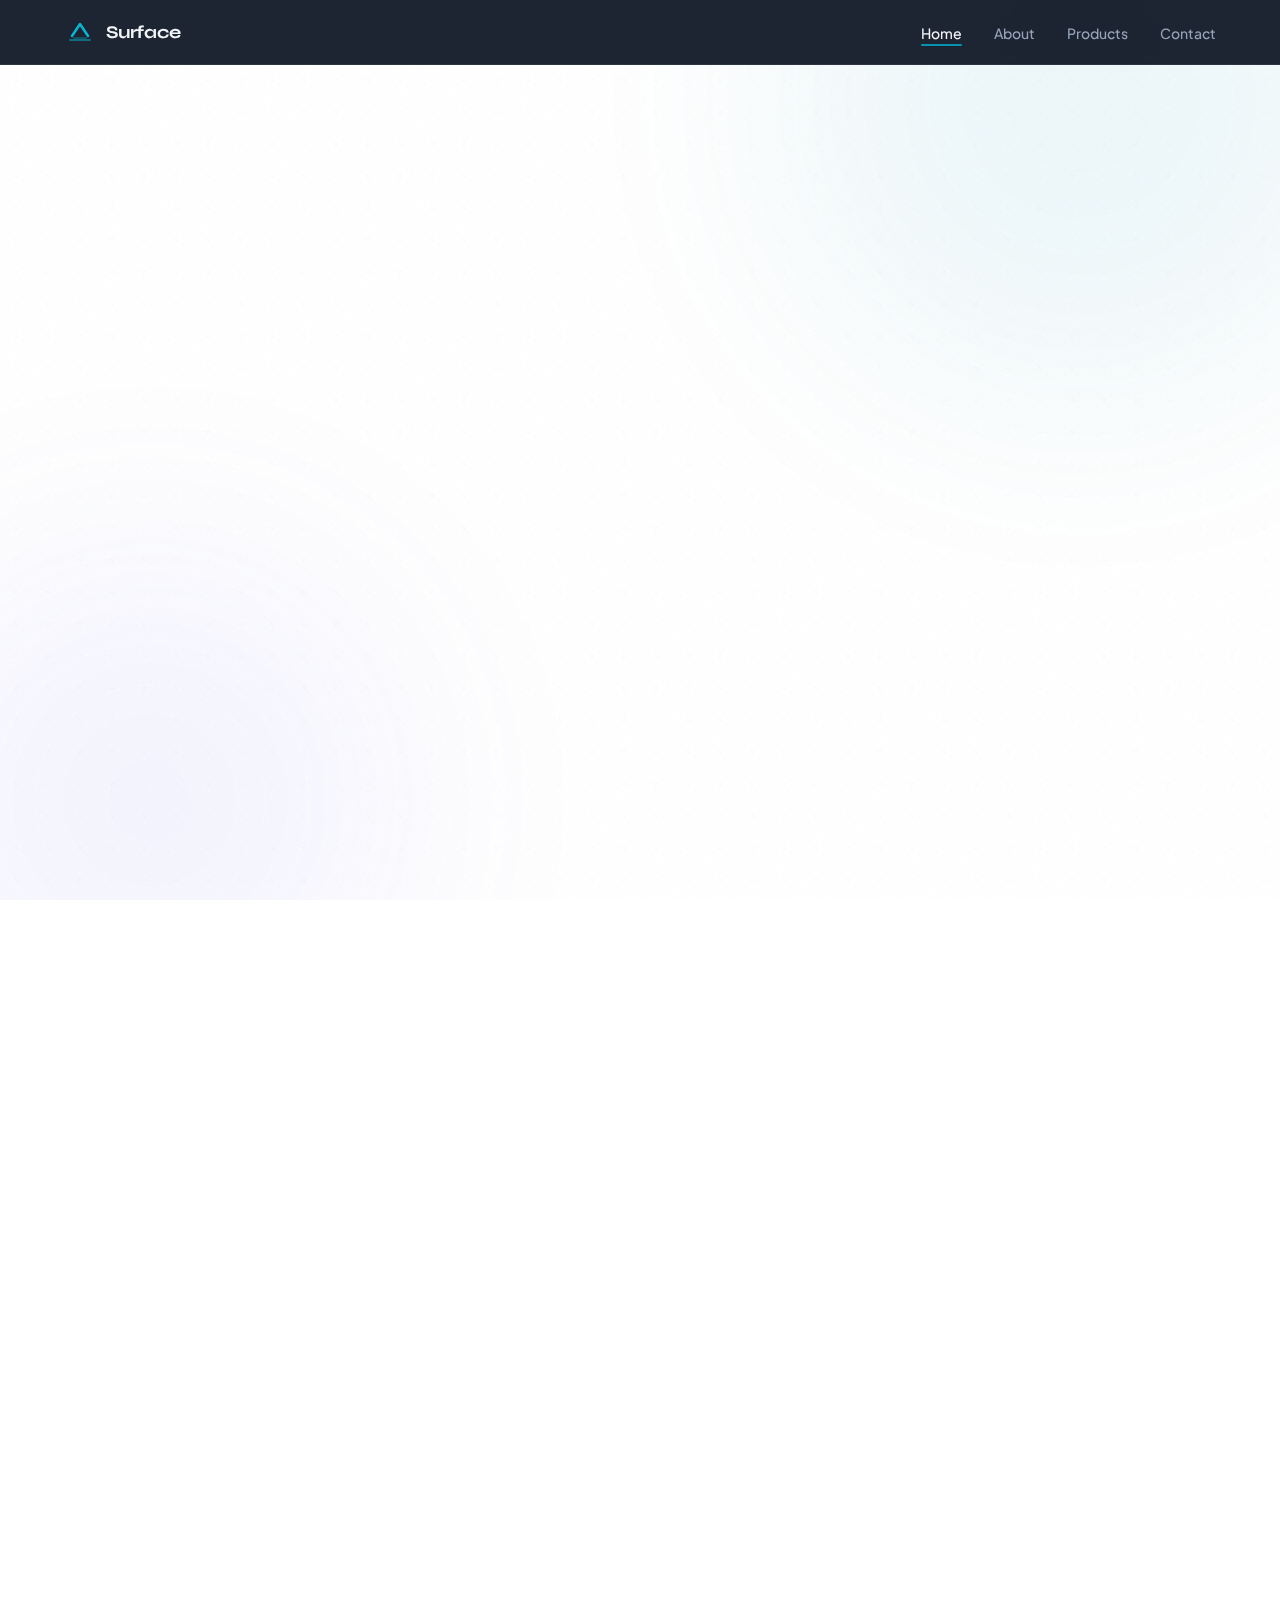
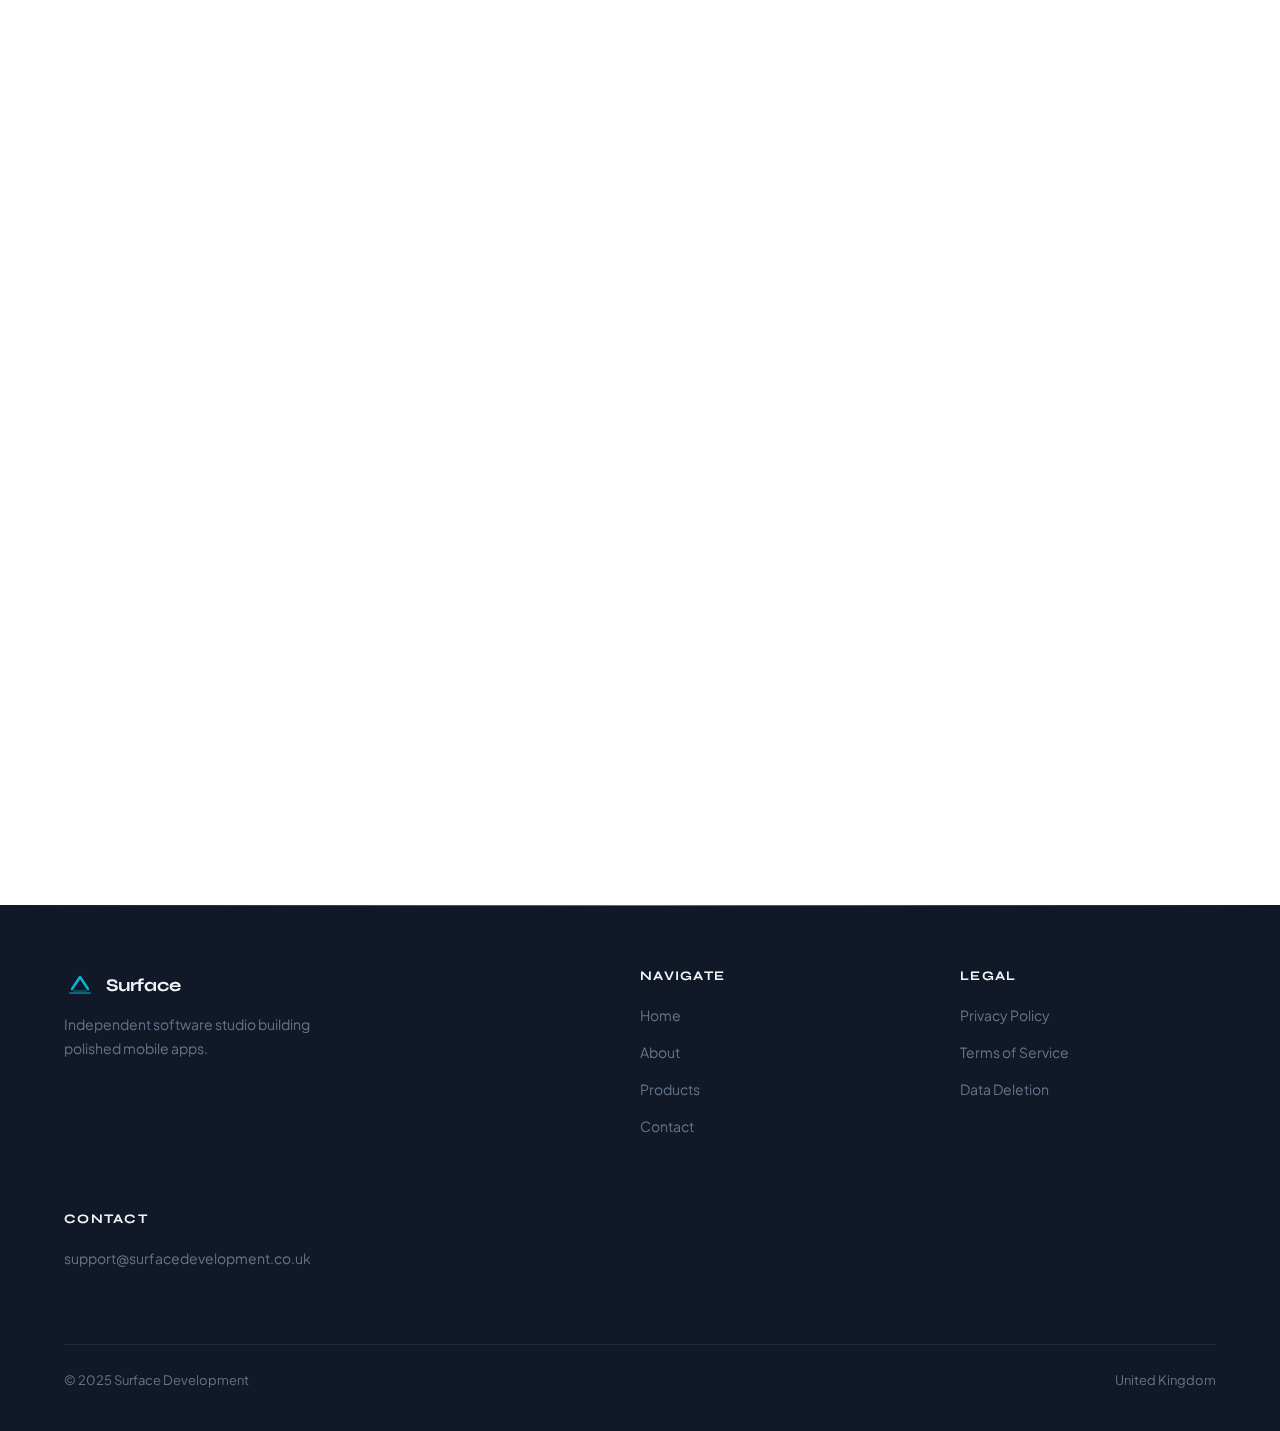
<file: index.html>
<!doctype html>
<html lang="en">
<head>
    <meta charset="utf-8">
    <meta name="viewport" content="width=device-width, initial-scale=1">
    <title>Surface Development — We build apps people love</title>
    <meta name="description" content="Surface Development is an independent software studio based in the United Kingdom, building polished mobile apps with React Native, Expo, and Supabase.">

    <!-- Open Graph -->
    <meta property="og:type" content="website">
    <meta property="og:title" content="Surface Development — We build apps people love">
    <meta property="og:description" content="Independent software studio building polished mobile apps.">
    <meta property="og:url" content="https://surfacedevelopment.co.uk/">

    <!-- Twitter Card -->
    <meta name="twitter:card" content="summary">
    <meta name="twitter:title" content="Surface Development">
    <meta name="twitter:description" content="Independent software studio building polished mobile apps.">

    <!-- Canonical -->
    <link rel="canonical" href="https://surfacedevelopment.co.uk/">

    <!-- Favicon -->
    <link rel="icon" href="/assets/favicon.svg" type="image/svg+xml">

    <!-- Fonts -->
    <link rel="preconnect" href="https://fonts.googleapis.com">
    <link rel="preconnect" href="https://fonts.gstatic.com" crossorigin>
    <link href="https://fonts.googleapis.com/css2?family=Syne:wght@600;700&family=Plus+Jakarta+Sans:wght@400;500;600&family=JetBrains+Mono:wght@400&display=swap" rel="stylesheet">

    <!-- Styles -->
    <link rel="stylesheet" href="/styles.css">

    <!-- JSON-LD -->
    <script type="application/ld+json">
    {
        "@context": "https://schema.org",
        "@type": "Organization",
        "name": "Surface Development",
        "url": "https://surfacedevelopment.co.uk",
        "email": "support@surfacedevelopment.co.uk",
        "description": "Independent software studio building polished mobile apps.",
        "address": {
            "@type": "PostalAddress",
            "addressCountry": "GB"
        }
    }
    </script>
</head>
<body>
    <!-- Background effects -->
    <div class="bg-mesh"></div>
    <div class="bg-dots"></div>
    <div class="bg-grain"></div>

    <div class="page">
        <!-- Navigation -->
        <nav class="nav">
            <div class="container">
                <a href="/" class="nav-logo">
                    <svg viewBox="0 0 32 32" fill="none" xmlns="http://www.w3.org/2000/svg">
                        <path d="M8 20 L16 8 L24 20" stroke="#06B6D4" stroke-width="2.5" stroke-linecap="round" stroke-linejoin="round"/>
                        <path d="M6 24 L26 24" stroke="#06B6D4" stroke-width="2" stroke-linecap="round" opacity="0.5"/>
                        <path d="M10 22 L22 22" stroke="#06B6D4" stroke-width="2" stroke-linecap="round" opacity="0.3"/>
                    </svg>
                    Surface
                </a>
                <ul class="nav-links">
                    <li><a href="/" class="active">Home</a></li>
                    <li><a href="/about.html">About</a></li>
                    <li><a href="/products.html">Products</a></li>
                    <li><a href="/contact.html">Contact</a></li>
                </ul>
                <button class="nav-toggle" aria-label="Toggle menu">
                    <span></span>
                    <span></span>
                    <span></span>
                </button>
            </div>
        </nav>

        <!-- Mobile overlay -->
        <div class="nav-overlay">
            <a href="/">Home</a>
            <a href="/about.html">About</a>
            <a href="/products.html">Products</a>
            <a href="/contact.html">Contact</a>
        </div>

        <main>
            <!-- Hero -->
            <section class="hero">
                <div class="container">
                    <div class="hero-content">
                        <h1 class="hero-title stagger stagger-1">We build apps<br>people love.</h1>
                        <p class="hero-subtitle stagger stagger-2">Independent software studio crafting polished mobile experiences with modern tools and thoughtful design.</p>
                        <div class="hero-actions stagger stagger-3">
                            <a href="/products.html" class="btn btn-primary">View our work</a>
                            <a href="/contact.html" class="btn btn-ghost">Get in touch</a>
                        </div>
                    </div>
                    <div class="hero-visual stagger stagger-4">
                        <div class="hero-card">
                            <div class="hero-card-label">Our latest</div>
                            <h3>Pipe Band Predictor</h3>
                            <p>Predict finishing positions at pipe band and solo piping/drumming contests throughout the season. Compete in leagues and climb the leaderboard.</p>
                            <div class="hero-card-badges">
                                <span class="badge">
                                    <svg viewBox="0 0 24 24" fill="none" stroke="currentColor" stroke-width="2" stroke-linecap="round" stroke-linejoin="round"><path d="M12 18a6 6 0 0 0 0-12 6 6 0 0 0 0 12Z"/><path d="M12 2v2"/><path d="M12 20v2"/></svg>
                                    iOS
                                </span>
                                <span class="badge">
                                    <svg viewBox="0 0 24 24" fill="none" stroke="currentColor" stroke-width="2" stroke-linecap="round" stroke-linejoin="round"><path d="m5 16 2-6 2 6"/><path d="M9 16H5"/><path d="M17 8v8"/><path d="M13 12h8"/></svg>
                                    Android
                                </span>
                            </div>
                        </div>
                    </div>
                </div>
            </section>

            <!-- Featured Product -->
            <section class="section featured fade-in">
                <div class="container">
                    <span class="section-label">Featured</span>
                    <div class="featured-grid">
                        <div class="featured-mockup">
                            <div class="device-frame">
                                <img src="/assets/screenshots/home.PNG" alt="Pipe Band Predictor home screen" style="width: 100%; height: 100%; object-fit: cover; border-radius: 30px;">
                            </div>
                        </div>
                        <div class="featured-content">
                            <h2>Pipe Band Predictor</h2>
                            <p>Predict finishing positions at pipe band and solo piping/drumming contests throughout the season. Create leagues with friends, track your accuracy, and see how you rank on the global leaderboard.</p>
                            <div style="margin-top: 1.5rem;">
                                <a href="/products/pipe-band-predictor.html" class="btn btn-ghost">Learn more</a>
                            </div>
                        </div>
                    </div>
                </div>
            </section>

            <!-- Capabilities -->
            <section class="section capabilities fade-in">
                <div class="container">
                    <span class="section-label">What we do</span>
                    <h2 style="margin-bottom: var(--space-lg);">Design. Develop. Ship.</h2>
                    <div class="capabilities-grid">
                        <div class="card">
                            <div class="card-icon">
                                <svg viewBox="0 0 24 24" fill="none" stroke="currentColor" stroke-width="2" stroke-linecap="round" stroke-linejoin="round"><path d="M12 20h9"/><path d="M16.376 3.622a1 1 0 0 1 3.002 3.002L7.368 18.635a2 2 0 0 1-.855.506l-2.872.838a.5.5 0 0 1-.62-.62l.838-2.872a2 2 0 0 1 .506-.854Z"/></svg>
                            </div>
                            <h3>Design</h3>
                            <p>Intuitive interfaces that feel native to each platform. We prioritise clarity and delight in every interaction.</p>
                        </div>
                        <div class="card">
                            <div class="card-icon">
                                <svg viewBox="0 0 24 24" fill="none" stroke="currentColor" stroke-width="2" stroke-linecap="round" stroke-linejoin="round"><path d="m18 16 4-4-4-4"/><path d="m6 8-4 4 4 4"/><path d="m14.5 4-5 16"/></svg>
                            </div>
                            <h3>Develop</h3>
                            <p>Built with React Native, TypeScript, and Supabase. Clean, maintainable code that performs across iOS and Android.</p>
                        </div>
                        <div class="card">
                            <div class="card-icon">
                                <svg viewBox="0 0 24 24" fill="none" stroke="currentColor" stroke-width="2" stroke-linecap="round" stroke-linejoin="round"><path d="M5 12h14"/><path d="m12 5 7 7-7 7"/></svg>
                            </div>
                            <h3>Ship</h3>
                            <p>From idea to App Store. We handle the full lifecycle — development, testing, deployment, and ongoing iteration.</p>
                        </div>
                    </div>
                </div>
            </section>

            <!-- About Preview -->
            <section class="section about-preview fade-in">
                <div class="container">
                    <span class="section-label">About us</span>
                    <div class="about-preview-content">
                        <p>Surface Development is an independent software studio based in the United Kingdom. We build mobile applications that solve real problems with elegant, reliable software.</p>
                        <a href="/about.html" class="btn btn-ghost">Learn more about us</a>
                    </div>
                </div>
            </section>
        </main>

        <!-- Footer -->
        <footer class="footer">
            <div class="container">
                <div class="footer-grid">
                    <div class="footer-brand">
                        <a href="/" class="nav-logo">
                            <svg viewBox="0 0 32 32" fill="none" xmlns="http://www.w3.org/2000/svg" width="28" height="28">
                                <path d="M8 20 L16 8 L24 20" stroke="#06B6D4" stroke-width="2.5" stroke-linecap="round" stroke-linejoin="round"/>
                                <path d="M6 24 L26 24" stroke="#06B6D4" stroke-width="2" stroke-linecap="round" opacity="0.5"/>
                                <path d="M10 22 L22 22" stroke="#06B6D4" stroke-width="2" stroke-linecap="round" opacity="0.3"/>
                            </svg>
                            Surface
                        </a>
                        <p>Independent software studio building polished mobile apps.</p>
                    </div>
                    <div>
                        <h4 class="footer-heading">Navigate</h4>
                        <ul class="footer-links">
                            <li><a href="/">Home</a></li>
                            <li><a href="/about.html">About</a></li>
                            <li><a href="/products.html">Products</a></li>
                            <li><a href="/contact.html">Contact</a></li>
                        </ul>
                    </div>
                    <div>
                        <h4 class="footer-heading">Legal</h4>
                        <ul class="footer-links">
                            <li><a href="/privacy.html">Privacy Policy</a></li>
                            <li><a href="/terms.html">Terms of Service</a></li>
                            <li><a href="/data-deletion.html">Data Deletion</a></li>
                        </ul>
                    </div>
                    <div>
                        <h4 class="footer-heading">Contact</h4>
                        <ul class="footer-links">
                            <li><a href="mailto:support@surfacedevelopment.co.uk">support@surface<wbr>development.co.uk</a></li>
                        </ul>
                    </div>
                </div>
                <div class="footer-bottom">
                    <span>&copy; 2025 Surface Development</span>
                    <span>United Kingdom</span>
                </div>
            </div>
        </footer>
    </div>

    <script src="/js/main.js"></script>
</body>
</html>
</file>
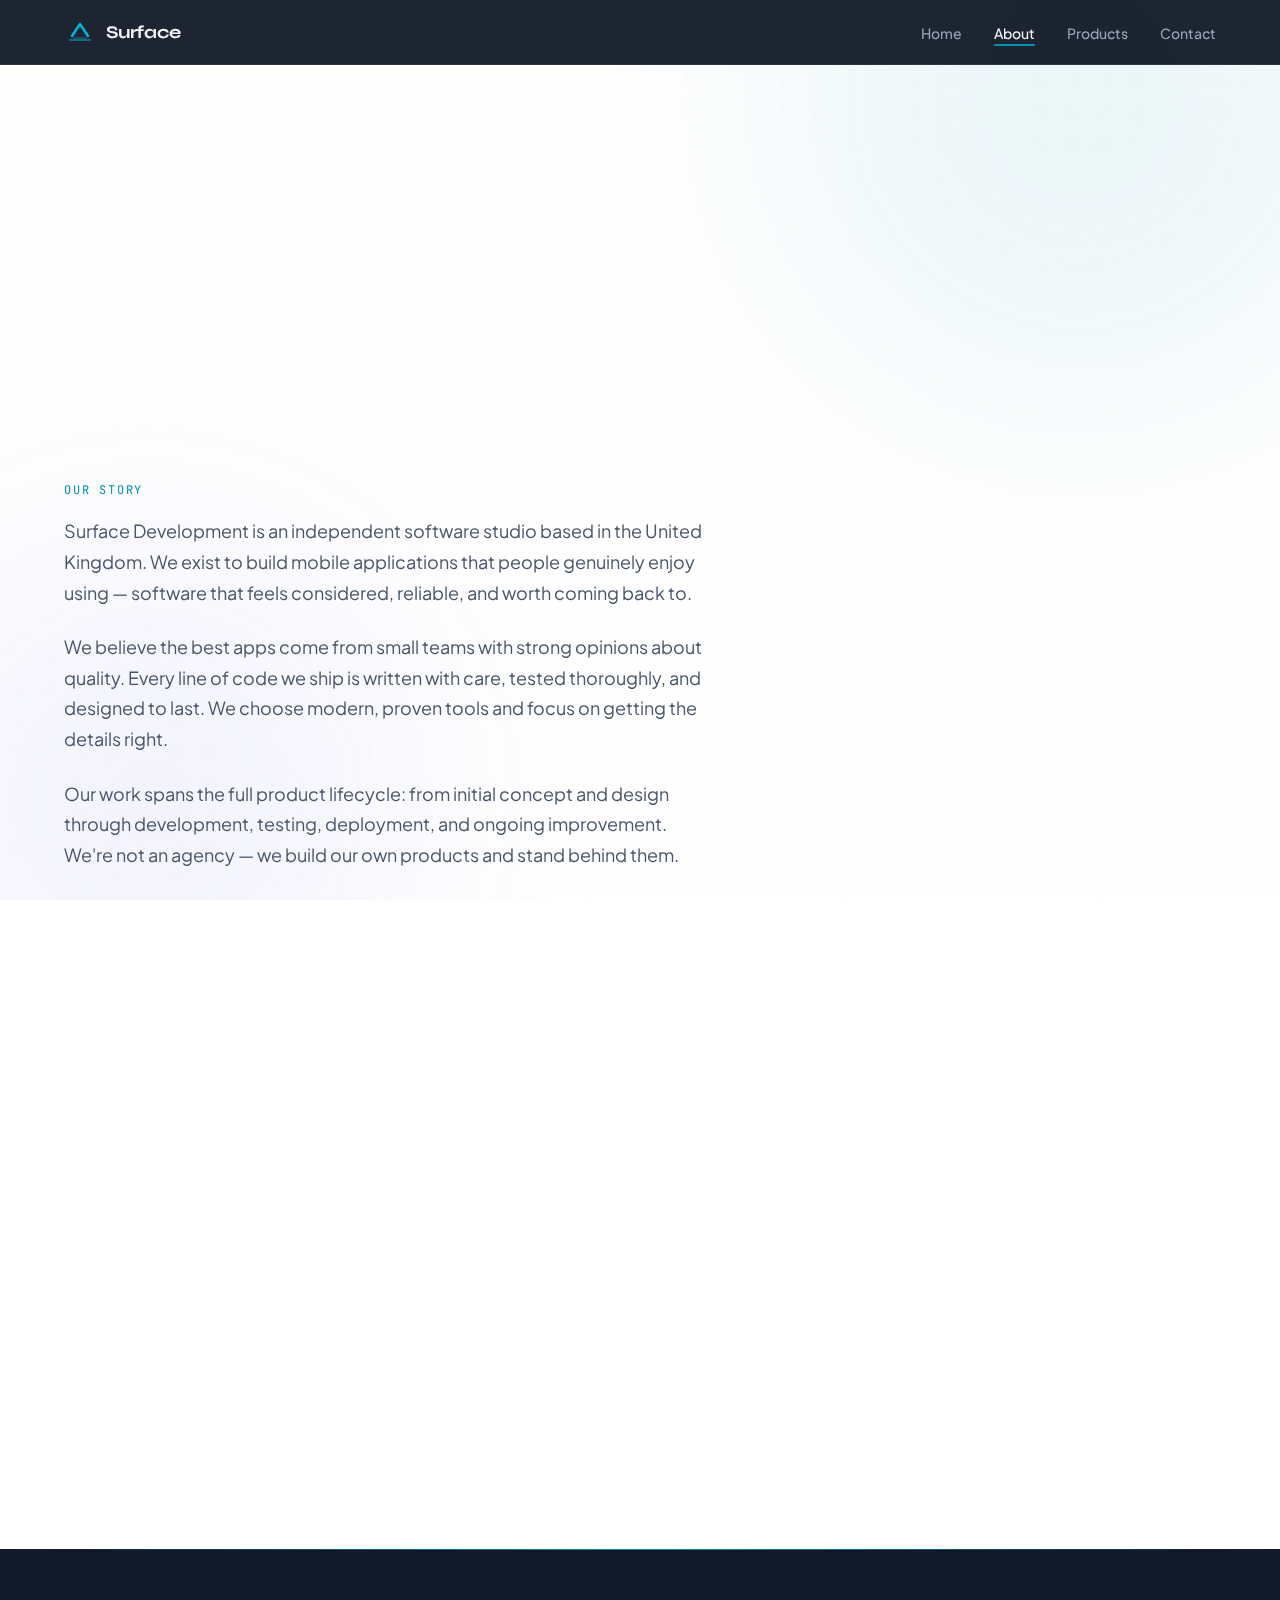
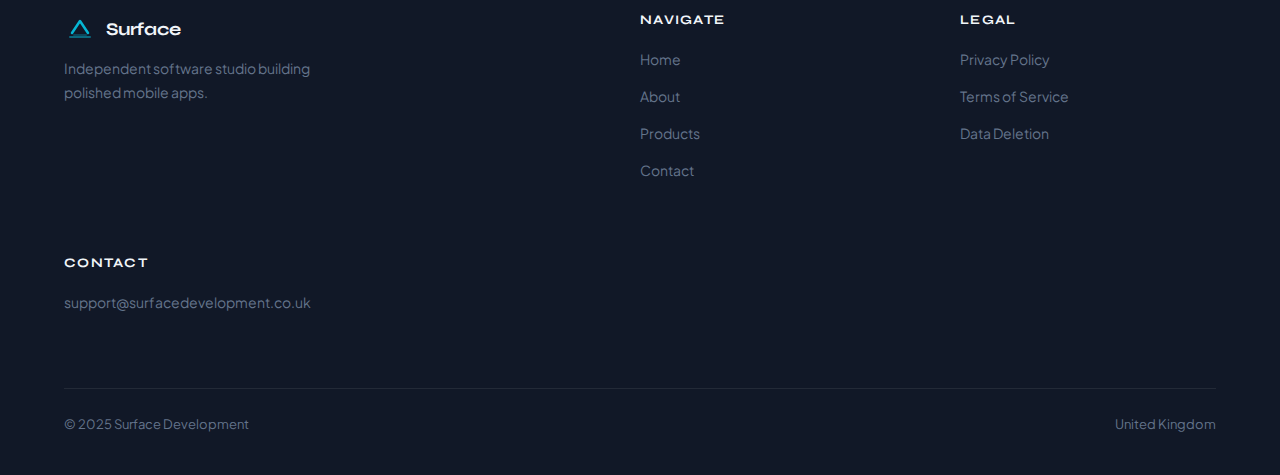
<file: about.html>
<!doctype html>
<html lang="en">
<head>
    <meta charset="utf-8">
    <meta name="viewport" content="width=device-width, initial-scale=1">
    <title>About – Surface Development</title>
    <meta name="description" content="Surface Development is an independent software studio based in the United Kingdom, building polished mobile apps.">

    <!-- Open Graph -->
    <meta property="og:type" content="website">
    <meta property="og:title" content="About – Surface Development">
    <meta property="og:description" content="Independent software studio based in the United Kingdom.">

    <!-- Twitter Card -->
    <meta name="twitter:card" content="summary">
    <meta name="twitter:title" content="About – Surface Development">

    <!-- Canonical -->
    <link rel="canonical" href="https://surfacedevelopment.co.uk/about.html">

    <!-- Favicon -->
    <link rel="icon" href="/assets/favicon.svg" type="image/svg+xml">

    <!-- Fonts -->
    <link rel="preconnect" href="https://fonts.googleapis.com">
    <link rel="preconnect" href="https://fonts.gstatic.com" crossorigin>
    <link href="https://fonts.googleapis.com/css2?family=Syne:wght@600;700&family=Plus+Jakarta+Sans:wght@400;500;600&family=JetBrains+Mono:wght@400&display=swap" rel="stylesheet">

    <!-- Styles -->
    <link rel="stylesheet" href="/styles.css">
</head>
<body>
    <!-- Background effects -->
    <div class="bg-mesh"></div>
    <div class="bg-dots"></div>
    <div class="bg-grain"></div>

    <div class="page">
        <!-- Navigation -->
        <nav class="nav">
            <div class="container">
                <a href="/" class="nav-logo">
                    <svg viewBox="0 0 32 32" fill="none" xmlns="http://www.w3.org/2000/svg">
                        <path d="M8 20 L16 8 L24 20" stroke="#06B6D4" stroke-width="2.5" stroke-linecap="round" stroke-linejoin="round"/>
                        <path d="M6 24 L26 24" stroke="#06B6D4" stroke-width="2" stroke-linecap="round" opacity="0.5"/>
                        <path d="M10 22 L22 22" stroke="#06B6D4" stroke-width="2" stroke-linecap="round" opacity="0.3"/>
                    </svg>
                    Surface
                </a>
                <ul class="nav-links">
                    <li><a href="/">Home</a></li>
                    <li><a href="/about.html" class="active">About</a></li>
                    <li><a href="/products.html">Products</a></li>
                    <li><a href="/contact.html">Contact</a></li>
                </ul>
                <button class="nav-toggle" aria-label="Toggle menu">
                    <span></span>
                    <span></span>
                    <span></span>
                </button>
            </div>
        </nav>

        <!-- Mobile overlay -->
        <div class="nav-overlay">
            <a href="/">Home</a>
            <a href="/about.html">About</a>
            <a href="/products.html">Products</a>
            <a href="/contact.html">Contact</a>
        </div>

        <main>
            <!-- Page Hero -->
            <section class="page-hero">
                <div class="container">
                    <h1 class="stagger stagger-1">About Us</h1>
                    <p class="hero-subtitle stagger stagger-2">The people and principles behind Surface Development.</p>
                </div>
            </section>

            <!-- Company Story -->
            <section class="section fade-in" style="position: relative; z-index: 2;">
                <div class="container">
                    <span class="section-label">Our story</span>
                    <div class="about-preview-content">
                        <p>Surface Development is an independent software studio based in the United Kingdom. We exist to build mobile applications that people genuinely enjoy using — software that feels considered, reliable, and worth coming back to.</p>
                        <p>We believe the best apps come from small teams with strong opinions about quality. Every line of code we ship is written with care, tested thoroughly, and designed to last. We choose modern, proven tools and focus on getting the details right.</p>
                        <p>Our work spans the full product lifecycle: from initial concept and design through development, testing, deployment, and ongoing improvement. We're not an agency — we build our own products and stand behind them.</p>
                    </div>
                </div>
            </section>

            <!-- Values -->
            <section class="section fade-in" style="position: relative; z-index: 2;">
                <div class="container">
                    <span class="section-label">What we believe</span>
                    <h2 style="margin-bottom: var(--space-lg);">Our Values</h2>
                    <div class="values-grid">
                        <div class="card">
                            <div class="card-icon">
                                <svg viewBox="0 0 24 24" fill="none" stroke="currentColor" stroke-width="2" stroke-linecap="round" stroke-linejoin="round"><path d="M16 21v-2a4 4 0 0 0-4-4H6a4 4 0 0 0-4 4v2"/><circle cx="9" cy="7" r="4"/><path d="M22 21v-2a4 4 0 0 0-3-3.87"/><path d="M16 3.13a4 4 0 0 1 0 7.75"/></svg>
                            </div>
                            <h3>User-first design</h3>
                            <p>Every decision starts with the person using the app. We design for clarity, speed, and genuine usefulness — not complexity for its own sake.</p>
                        </div>
                        <div class="card">
                            <div class="card-icon">
                                <svg viewBox="0 0 24 24" fill="none" stroke="currentColor" stroke-width="2" stroke-linecap="round" stroke-linejoin="round"><path d="M12 22s8-4 8-10V5l-8-3-8 3v7c0 6 8 10 8 10"/><path d="m9 12 2 2 4-4"/></svg>
                            </div>
                            <h3>Ship with confidence</h3>
                            <p>We test rigorously and deploy carefully. Quality isn't negotiable — if it's not ready, it doesn't ship.</p>
                        </div>
                        <div class="card">
                            <div class="card-icon">
                                <svg viewBox="0 0 24 24" fill="none" stroke="currentColor" stroke-width="2" stroke-linecap="round" stroke-linejoin="round"><rect width="18" height="18" x="3" y="3" rx="2"/><path d="M3 9h18"/><path d="M9 21V9"/></svg>
                            </div>
                            <h3>Build to last</h3>
                            <p>We choose proven technologies and write maintainable code. Our apps are built on solid foundations that scale gracefully over time.</p>
                        </div>
                    </div>
                </div>
            </section>

        </main>

        <!-- Footer -->
        <footer class="footer">
            <div class="container">
                <div class="footer-grid">
                    <div class="footer-brand">
                        <a href="/" class="nav-logo">
                            <svg viewBox="0 0 32 32" fill="none" xmlns="http://www.w3.org/2000/svg" width="28" height="28">
                                <path d="M8 20 L16 8 L24 20" stroke="#06B6D4" stroke-width="2.5" stroke-linecap="round" stroke-linejoin="round"/>
                                <path d="M6 24 L26 24" stroke="#06B6D4" stroke-width="2" stroke-linecap="round" opacity="0.5"/>
                                <path d="M10 22 L22 22" stroke="#06B6D4" stroke-width="2" stroke-linecap="round" opacity="0.3"/>
                            </svg>
                            Surface
                        </a>
                        <p>Independent software studio building polished mobile apps.</p>
                    </div>
                    <div>
                        <h4 class="footer-heading">Navigate</h4>
                        <ul class="footer-links">
                            <li><a href="/">Home</a></li>
                            <li><a href="/about.html">About</a></li>
                            <li><a href="/products.html">Products</a></li>
                            <li><a href="/contact.html">Contact</a></li>
                        </ul>
                    </div>
                    <div>
                        <h4 class="footer-heading">Legal</h4>
                        <ul class="footer-links">
                            <li><a href="/privacy.html">Privacy Policy</a></li>
                            <li><a href="/terms.html">Terms of Service</a></li>
                            <li><a href="/data-deletion.html">Data Deletion</a></li>
                        </ul>
                    </div>
                    <div>
                        <h4 class="footer-heading">Contact</h4>
                        <ul class="footer-links">
                            <li><a href="mailto:support@surfacedevelopment.co.uk">support@surface<wbr>development.co.uk</a></li>
                        </ul>
                    </div>
                </div>
                <div class="footer-bottom">
                    <span>&copy; 2025 Surface Development</span>
                    <span>United Kingdom</span>
                </div>
            </div>
        </footer>
    </div>

    <script src="/js/main.js"></script>
</body>
</html>
</file>
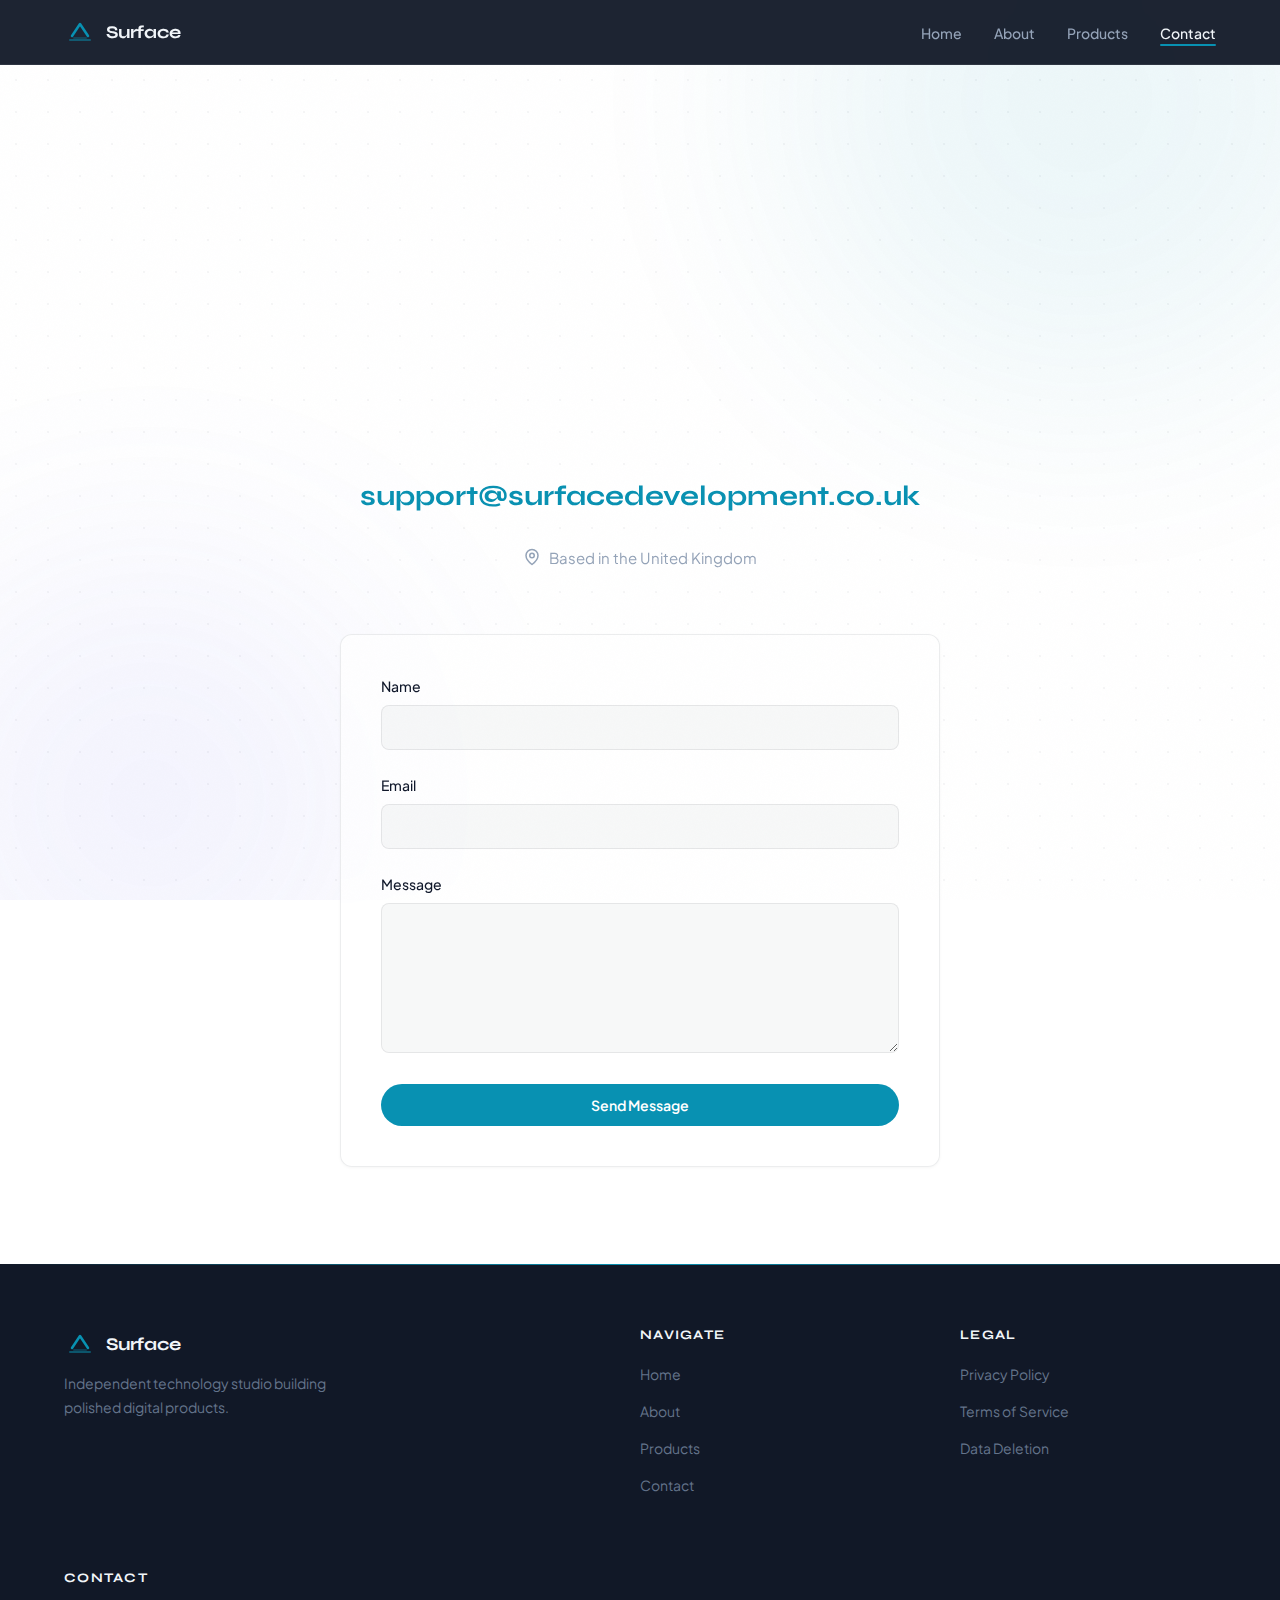
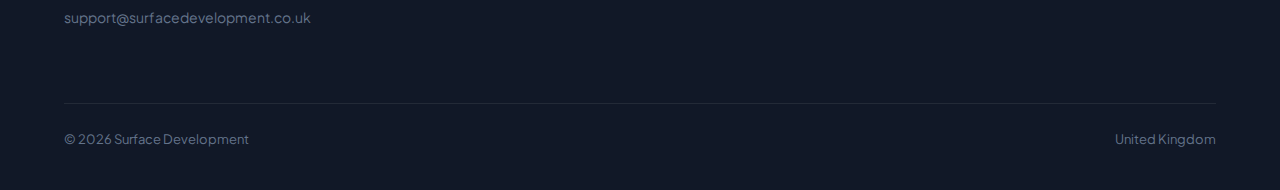
<file: contact.html>
<!doctype html>
<html lang="en">
<head>
    <meta charset="utf-8">
    <meta name="viewport" content="width=device-width, initial-scale=1">
    <title>Contact – Surface Development</title>
    <meta name="description" content="Get in touch with Surface Development. Independent technology studio based in the United Kingdom.">
    <meta name="theme-color" content="#0A0F1E">

    <!-- Open Graph -->
    <meta property="og:type" content="website">
    <meta property="og:title" content="Contact – Surface Development">
    <meta property="og:description" content="Get in touch with Surface Development.">
    <meta property="og:url" content="https://surfacedevelopment.co.uk/contact.html">
    <meta property="og:image" content="https://surfacedevelopment.co.uk/assets/og-image.png">
    <meta property="og:site_name" content="Surface Development">
    <meta property="og:locale" content="en_GB">

    <!-- Twitter Card -->
    <meta name="twitter:card" content="summary_large_image">
    <meta name="twitter:title" content="Contact – Surface Development">
    <meta name="twitter:description" content="Get in touch with Surface Development.">
    <meta name="twitter:image" content="https://surfacedevelopment.co.uk/assets/og-image.png">

    <!-- Canonical -->
    <link rel="canonical" href="https://surfacedevelopment.co.uk/contact.html">

    <!-- Favicon -->
    <link rel="icon" href="/assets/favicon.svg" type="image/svg+xml">
    <link rel="apple-touch-icon" href="/assets/apple-touch-icon.png">

    <!-- Fonts -->
    <link rel="preconnect" href="https://fonts.googleapis.com">
    <link rel="preconnect" href="https://fonts.gstatic.com" crossorigin>
    <link href="https://fonts.googleapis.com/css2?family=Syne:wght@600;700&family=Plus+Jakarta+Sans:wght@400;500;600&family=JetBrains+Mono:wght@400&display=swap" rel="stylesheet">

    <!-- Styles -->
    <link rel="stylesheet" href="/styles.css">

    <!-- JSON-LD: ContactPage -->
    <script type="application/ld+json">
    {
        "@context": "https://schema.org",
        "@type": "ContactPage",
        "name": "Contact – Surface Development",
        "url": "https://surfacedevelopment.co.uk/contact.html",
        "description": "Get in touch with Surface Development."
    }
    </script>

    <!-- JSON-LD: BreadcrumbList -->
    <script type="application/ld+json">
    {
        "@context": "https://schema.org",
        "@type": "BreadcrumbList",
        "itemListElement": [
            { "@type": "ListItem", "position": 1, "name": "Home", "item": "https://surfacedevelopment.co.uk/" },
            { "@type": "ListItem", "position": 2, "name": "Contact", "item": "https://surfacedevelopment.co.uk/contact.html" }
        ]
    }
    </script>
</head>
<body>
    <!-- Background effects -->
    <div class="bg-mesh"></div>
    <div class="bg-dots"></div>
    <div class="bg-grain"></div>

    <div class="page">
        <!-- Navigation -->
        <nav class="nav">
            <div class="container">
                <a href="/" class="nav-logo">
                    <svg viewBox="0 0 32 32" fill="none" xmlns="http://www.w3.org/2000/svg" aria-hidden="true">
                        <path d="M8 20 L16 8 L24 20" stroke="#0891B2" stroke-width="2.5" stroke-linecap="round" stroke-linejoin="round"/>
                        <path d="M6 24 L26 24" stroke="#0891B2" stroke-width="2" stroke-linecap="round" opacity="0.5"/>
                        <path d="M10 22 L22 22" stroke="#0891B2" stroke-width="2" stroke-linecap="round" opacity="0.3"/>
                    </svg>
                    Surface
                </a>
                <ul class="nav-links">
                    <li><a href="/">Home</a></li>
                    <li><a href="/about.html">About</a></li>
                    <li><a href="/products.html">Products</a></li>
                    <li><a href="/contact.html" class="active">Contact</a></li>
                </ul>
                <button class="nav-toggle" aria-label="Toggle menu">
                    <span></span>
                    <span></span>
                    <span></span>
                </button>
            </div>
        </nav>

        <!-- Mobile overlay -->
        <div class="nav-overlay">
            <a href="/">Home</a>
            <a href="/about.html">About</a>
            <a href="/products.html">Products</a>
            <a href="/contact.html">Contact</a>
        </div>

        <main>
            <!-- Page Hero -->
            <section class="page-hero">
                <div class="container">
                    <h1 class="stagger stagger-1">Get in Touch</h1>
                    <p class="hero-subtitle stagger stagger-2">We'd love to hear from you. Reach out any time.</p>
                </div>
            </section>

            <!-- Contact Content -->
            <section class="section fade-in">
                <div class="container">
                    <div class="contact-content">
                        <a href="mailto:support@surfacedevelopment.co.uk" class="contact-email">support@surfacedevelopment.co.uk</a>
                        <div class="contact-location">
                            <svg viewBox="0 0 24 24" fill="none" stroke="currentColor" stroke-width="2" stroke-linecap="round" stroke-linejoin="round" aria-hidden="true"><path d="M20 10c0 6-8 12-8 12s-8-6-8-12a8 8 0 0 1 16 0Z"/><circle cx="12" cy="10" r="3"/></svg>
                            Based in the United Kingdom
                        </div>

                        <!-- Contact Form (optional Formspree integration) -->
                        <form class="contact-form card" action="https://formspree.io/f/meeljvnz" method="POST">
                            <div class="form-group">
                                <label for="name">Name</label>
                                <input type="text" id="name" name="name" required>
                            </div>
                            <div class="form-group">
                                <label for="email">Email</label>
                                <input type="email" id="email" name="email" required>
                            </div>
                            <div class="form-group">
                                <label for="message">Message</label>
                                <textarea id="message" name="message" required></textarea>
                            </div>
                            <button type="submit" class="btn btn-primary" style="width: 100%; justify-content: center;">Send Message</button>
                        </form>
                    </div>
                </div>
            </section>
        </main>

        <!-- Footer -->
        <footer class="footer">
            <div class="container">
                <div class="footer-grid">
                    <div class="footer-brand">
                        <a href="/" class="nav-logo">
                            <svg viewBox="0 0 32 32" fill="none" xmlns="http://www.w3.org/2000/svg" width="28" height="28" aria-hidden="true">
                                <path d="M8 20 L16 8 L24 20" stroke="#0891B2" stroke-width="2.5" stroke-linecap="round" stroke-linejoin="round"/>
                                <path d="M6 24 L26 24" stroke="#0891B2" stroke-width="2" stroke-linecap="round" opacity="0.5"/>
                                <path d="M10 22 L22 22" stroke="#0891B2" stroke-width="2" stroke-linecap="round" opacity="0.3"/>
                            </svg>
                            Surface
                        </a>
                        <p>Independent technology studio building polished digital products.</p>
                    </div>
                    <div>
                        <h4 class="footer-heading">Navigate</h4>
                        <ul class="footer-links">
                            <li><a href="/">Home</a></li>
                            <li><a href="/about.html">About</a></li>
                            <li><a href="/products.html">Products</a></li>
                            <li><a href="/contact.html">Contact</a></li>
                        </ul>
                    </div>
                    <div>
                        <h4 class="footer-heading">Legal</h4>
                        <ul class="footer-links">
                            <li><a href="/privacy.html">Privacy Policy</a></li>
                            <li><a href="/terms.html">Terms of Service</a></li>
                            <li><a href="/data-deletion.html">Data Deletion</a></li>
                        </ul>
                    </div>
                    <div>
                        <h4 class="footer-heading">Contact</h4>
                        <ul class="footer-links">
                            <li><a href="mailto:support@surfacedevelopment.co.uk">support@surface<wbr>development.co.uk</a></li>
                        </ul>
                    </div>
                </div>
                <div class="footer-bottom">
                    <span>&copy; <span class="copyright-year"></span> Surface Development</span>
                    <span>United Kingdom</span>
                </div>
            </div>
        </footer>
    </div>

    <script src="/js/main.js"></script>
</body>
</html>
</file>
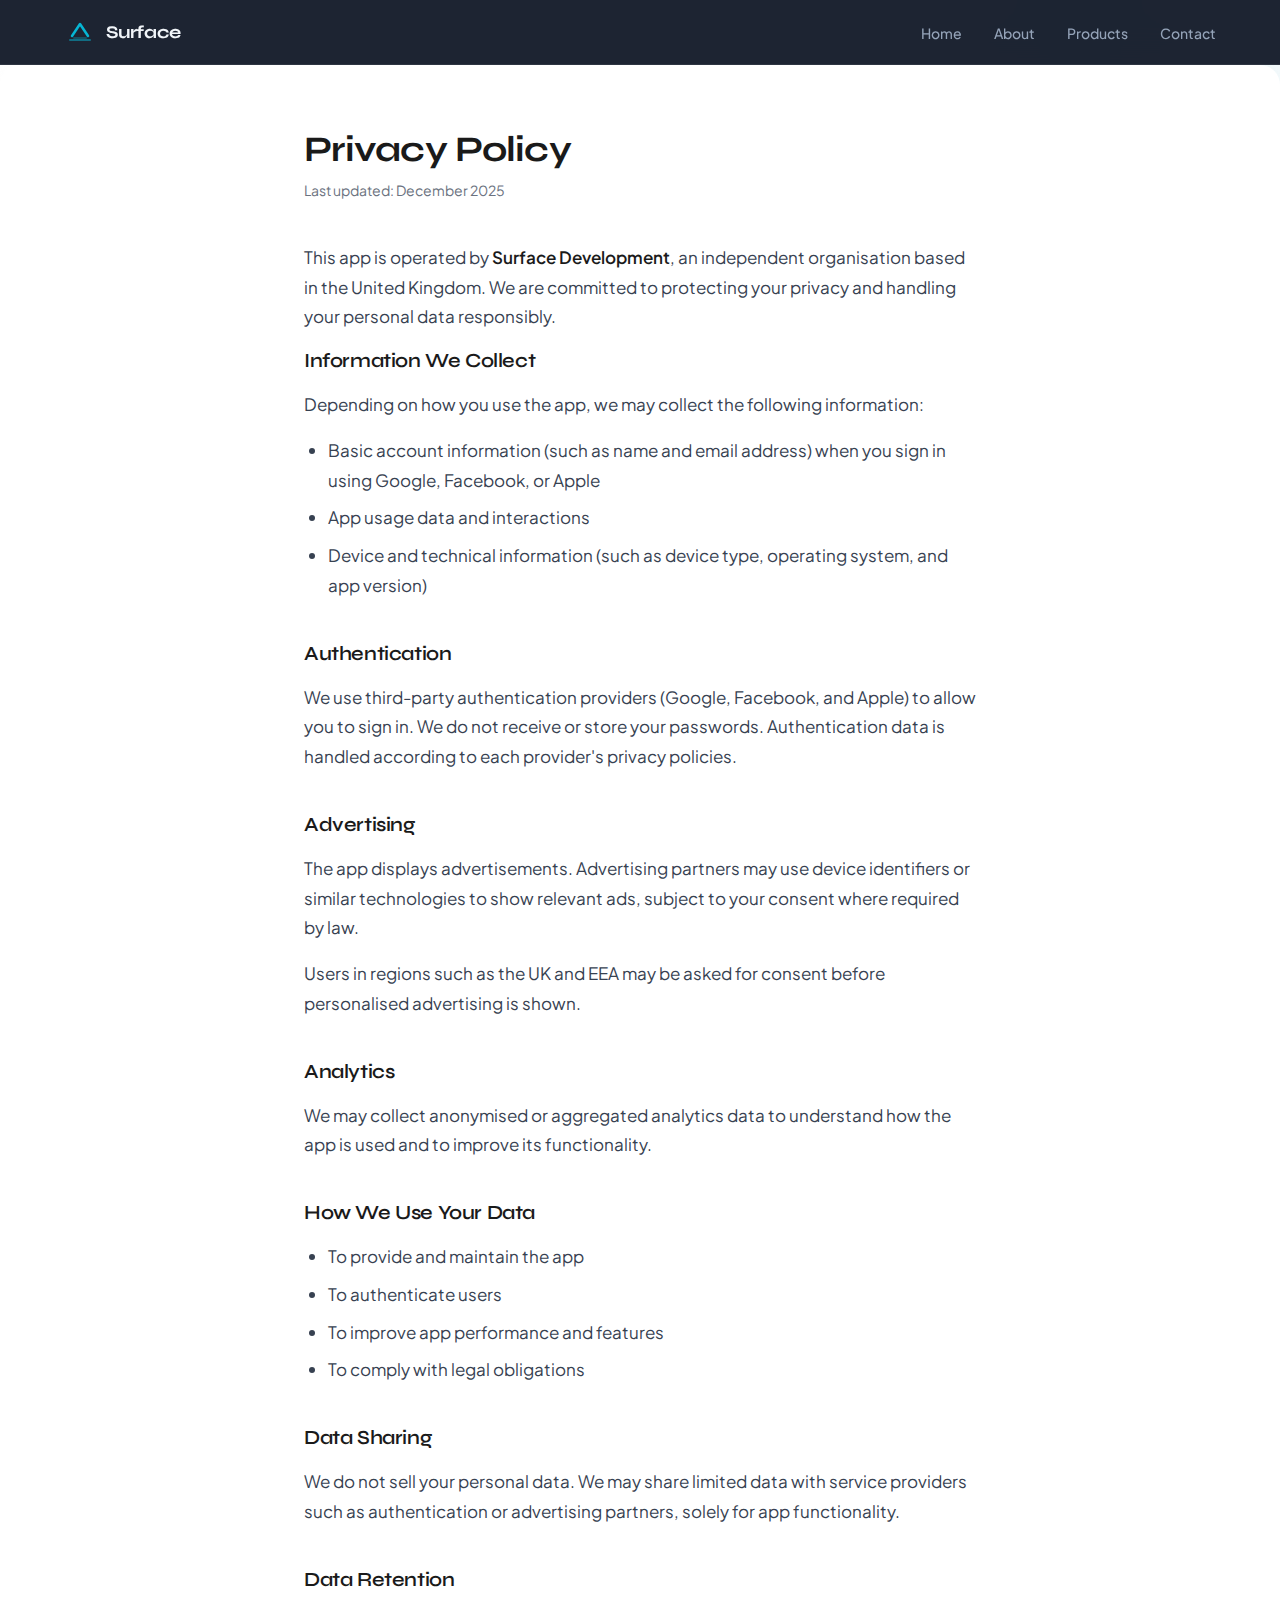
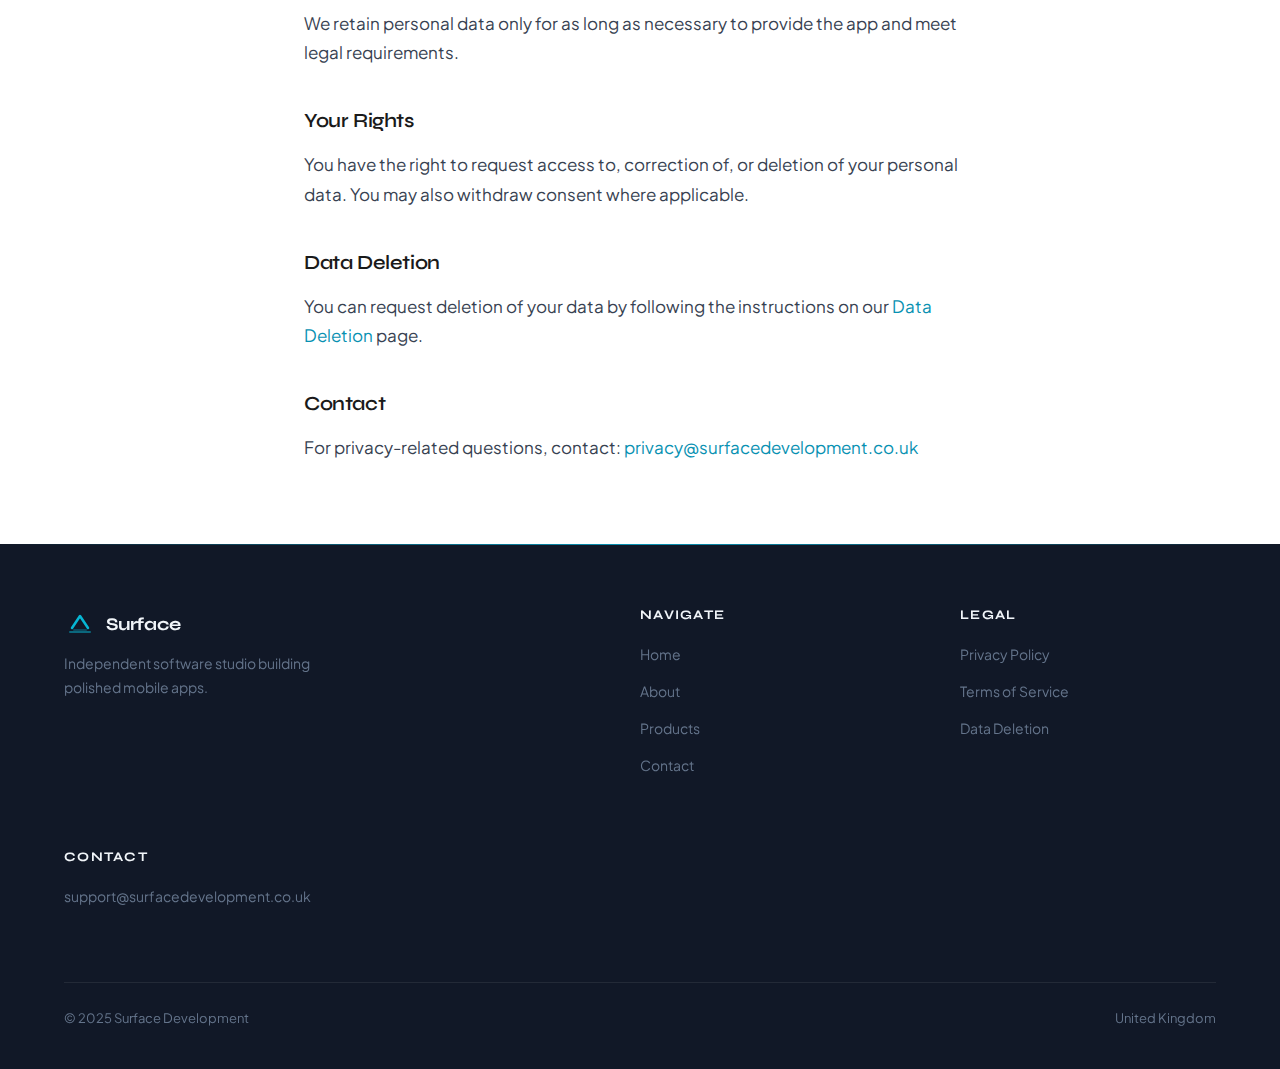
<file: privacy.html>
<!doctype html>
<html lang="en">
<head>
    <meta charset="utf-8">
    <meta name="viewport" content="width=device-width, initial-scale=1">
    <title>Privacy Policy – Surface Development</title>
    <meta name="description" content="Privacy Policy for Surface Development apps and services.">

    <!-- Open Graph -->
    <meta property="og:type" content="website">
    <meta property="og:title" content="Privacy Policy – Surface Development">
    <meta property="og:description" content="Privacy Policy for Surface Development apps and services.">

    <!-- Twitter Card -->
    <meta name="twitter:card" content="summary">
    <meta name="twitter:title" content="Privacy Policy – Surface Development">

    <!-- Canonical -->
    <link rel="canonical" href="https://surfacedevelopment.co.uk/privacy.html">

    <!-- Favicon -->
    <link rel="icon" href="/assets/favicon.svg" type="image/svg+xml">

    <!-- Fonts -->
    <link rel="preconnect" href="https://fonts.googleapis.com">
    <link rel="preconnect" href="https://fonts.gstatic.com" crossorigin>
    <link href="https://fonts.googleapis.com/css2?family=Syne:wght@600;700&family=Plus+Jakarta+Sans:wght@400;500;600&family=JetBrains+Mono:wght@400&display=swap" rel="stylesheet">

    <!-- Styles -->
    <link rel="stylesheet" href="/styles.css">
</head>
<body>
    <!-- Background effects -->
    <div class="bg-mesh"></div>
    <div class="bg-dots"></div>
    <div class="bg-grain"></div>

    <div class="page">
        <!-- Navigation -->
        <nav class="nav">
            <div class="container">
                <a href="/" class="nav-logo">
                    <svg viewBox="0 0 32 32" fill="none" xmlns="http://www.w3.org/2000/svg">
                        <path d="M8 20 L16 8 L24 20" stroke="#06B6D4" stroke-width="2.5" stroke-linecap="round" stroke-linejoin="round"/>
                        <path d="M6 24 L26 24" stroke="#06B6D4" stroke-width="2" stroke-linecap="round" opacity="0.5"/>
                        <path d="M10 22 L22 22" stroke="#06B6D4" stroke-width="2" stroke-linecap="round" opacity="0.3"/>
                    </svg>
                    Surface
                </a>
                <ul class="nav-links">
                    <li><a href="/">Home</a></li>
                    <li><a href="/about.html">About</a></li>
                    <li><a href="/products.html">Products</a></li>
                    <li><a href="/contact.html">Contact</a></li>
                </ul>
                <button class="nav-toggle" aria-label="Toggle menu">
                    <span></span>
                    <span></span>
                    <span></span>
                </button>
            </div>
        </nav>

        <!-- Mobile overlay -->
        <div class="nav-overlay">
            <a href="/">Home</a>
            <a href="/about.html">About</a>
            <a href="/products.html">Products</a>
            <a href="/contact.html">Contact</a>
        </div>

        <main class="content-light">
            <div class="container container--narrow">
                <h1>Privacy Policy</h1>
                <p class="page-meta">Last updated: December 2025</p>

                <p>
                    This app is operated by <strong>Surface Development</strong>, an independent organisation based in the United Kingdom.
                    We are committed to protecting your privacy and handling your personal data responsibly.
                </p>

                <h2>Information We Collect</h2>

                <p>Depending on how you use the app, we may collect the following information:</p>

                <ul>
                    <li>Basic account information (such as name and email address) when you sign in using Google, Facebook, or Apple</li>
                    <li>App usage data and interactions</li>
                    <li>Device and technical information (such as device type, operating system, and app version)</li>
                </ul>

                <h2>Authentication</h2>

                <p>
                    We use third-party authentication providers (Google, Facebook, and Apple) to allow you to sign in.
                    We do not receive or store your passwords.
                    Authentication data is handled according to each provider's privacy policies.
                </p>

                <h2>Advertising</h2>

                <p>
                    The app displays advertisements.
                    Advertising partners may use device identifiers or similar technologies to show relevant ads, subject to your consent where required by law.
                </p>

                <p>
                    Users in regions such as the UK and EEA may be asked for consent before personalised advertising is shown.
                </p>

                <h2>Analytics</h2>

                <p>
                    We may collect anonymised or aggregated analytics data to understand how the app is used and to improve its functionality.
                </p>

                <h2>How We Use Your Data</h2>

                <ul>
                    <li>To provide and maintain the app</li>
                    <li>To authenticate users</li>
                    <li>To improve app performance and features</li>
                    <li>To comply with legal obligations</li>
                </ul>

                <h2>Data Sharing</h2>

                <p>
                    We do not sell your personal data.
                    We may share limited data with service providers such as authentication or advertising partners, solely for app functionality.
                </p>

                <h2>Data Retention</h2>

                <p>
                    We retain personal data only for as long as necessary to provide the app and meet legal requirements.
                </p>

                <h2>Your Rights</h2>

                <p>
                    You have the right to request access to, correction of, or deletion of your personal data.
                    You may also withdraw consent where applicable.
                </p>

                <h2>Data Deletion</h2>

                <p>
                    You can request deletion of your data by following the instructions on our
                    <a href="/data-deletion.html">Data Deletion</a> page.
                </p>

                <h2>Contact</h2>

                <p>
                    For privacy-related questions, contact:
                    <a href="mailto:privacy@surfacedevelopment.co.uk">privacy@surfacedevelopment.co.uk</a>
                </p>
            </div>
        </main>

        <!-- Footer -->
        <footer class="footer">
            <div class="container">
                <div class="footer-grid">
                    <div class="footer-brand">
                        <a href="/" class="nav-logo">
                            <svg viewBox="0 0 32 32" fill="none" xmlns="http://www.w3.org/2000/svg" width="28" height="28">
                                <path d="M8 20 L16 8 L24 20" stroke="#06B6D4" stroke-width="2.5" stroke-linecap="round" stroke-linejoin="round"/>
                                <path d="M6 24 L26 24" stroke="#06B6D4" stroke-width="2" stroke-linecap="round" opacity="0.5"/>
                                <path d="M10 22 L22 22" stroke="#06B6D4" stroke-width="2" stroke-linecap="round" opacity="0.3"/>
                            </svg>
                            Surface
                        </a>
                        <p>Independent software studio building polished mobile apps.</p>
                    </div>
                    <div>
                        <h4 class="footer-heading">Navigate</h4>
                        <ul class="footer-links">
                            <li><a href="/">Home</a></li>
                            <li><a href="/about.html">About</a></li>
                            <li><a href="/products.html">Products</a></li>
                            <li><a href="/contact.html">Contact</a></li>
                        </ul>
                    </div>
                    <div>
                        <h4 class="footer-heading">Legal</h4>
                        <ul class="footer-links">
                            <li><a href="/privacy.html">Privacy Policy</a></li>
                            <li><a href="/terms.html">Terms of Service</a></li>
                            <li><a href="/data-deletion.html">Data Deletion</a></li>
                        </ul>
                    </div>
                    <div>
                        <h4 class="footer-heading">Contact</h4>
                        <ul class="footer-links">
                            <li><a href="mailto:support@surfacedevelopment.co.uk">support@surface<wbr>development.co.uk</a></li>
                        </ul>
                    </div>
                </div>
                <div class="footer-bottom">
                    <span>&copy; 2025 Surface Development</span>
                    <span>United Kingdom</span>
                </div>
            </div>
        </footer>
    </div>

    <script src="/js/main.js"></script>
</body>
</html>
</file>
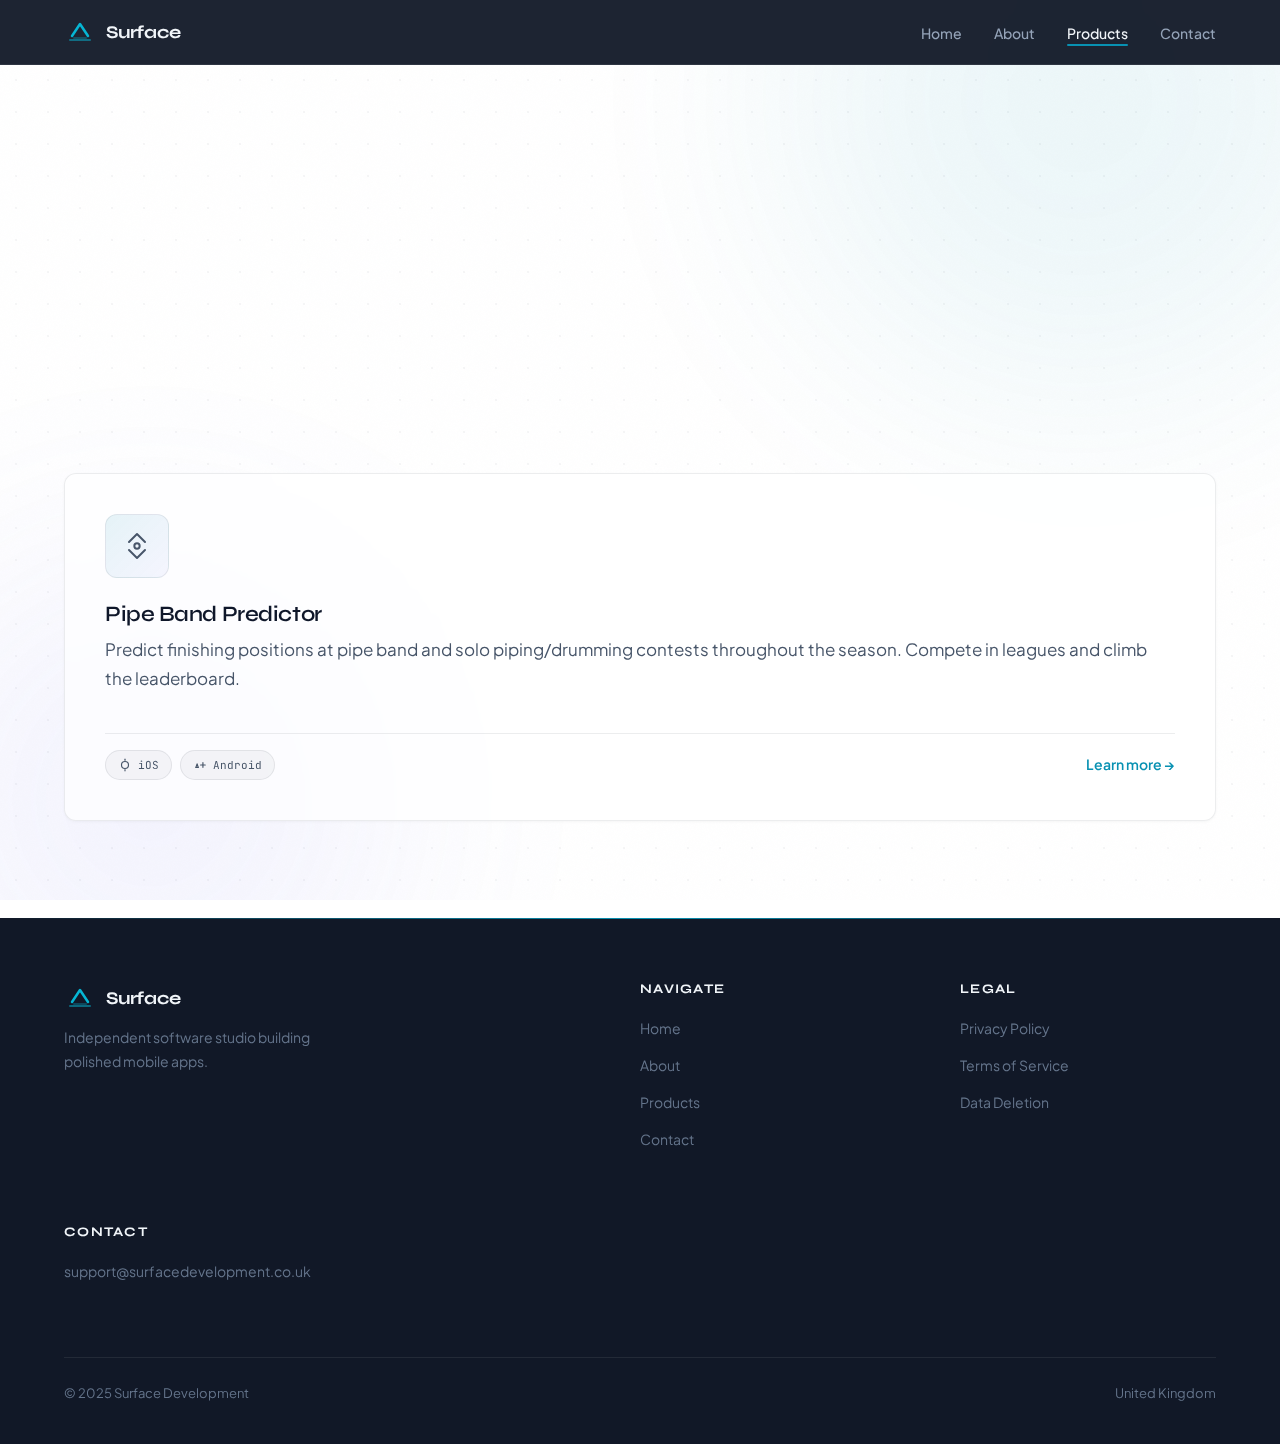
<file: products.html>
<!doctype html>
<html lang="en">
<head>
    <meta charset="utf-8">
    <meta name="viewport" content="width=device-width, initial-scale=1">
    <title>Products – Surface Development</title>
    <meta name="description" content="Apps built by Surface Development. Polished mobile experiences for iOS and Android.">

    <!-- Open Graph -->
    <meta property="og:type" content="website">
    <meta property="og:title" content="Products – Surface Development">
    <meta property="og:description" content="Apps built by Surface Development. Polished mobile experiences for iOS and Android.">

    <!-- Twitter Card -->
    <meta name="twitter:card" content="summary">
    <meta name="twitter:title" content="Products – Surface Development">

    <!-- Canonical -->
    <link rel="canonical" href="https://surfacedevelopment.co.uk/products.html">

    <!-- Favicon -->
    <link rel="icon" href="/assets/favicon.svg" type="image/svg+xml">

    <!-- Fonts -->
    <link rel="preconnect" href="https://fonts.googleapis.com">
    <link rel="preconnect" href="https://fonts.gstatic.com" crossorigin>
    <link href="https://fonts.googleapis.com/css2?family=Syne:wght@600;700&family=Plus+Jakarta+Sans:wght@400;500;600&family=JetBrains+Mono:wght@400&display=swap" rel="stylesheet">

    <!-- Styles -->
    <link rel="stylesheet" href="/styles.css">
</head>
<body>
    <!-- Background effects -->
    <div class="bg-mesh"></div>
    <div class="bg-dots"></div>
    <div class="bg-grain"></div>

    <div class="page">
        <!-- Navigation -->
        <nav class="nav">
            <div class="container">
                <a href="/" class="nav-logo">
                    <svg viewBox="0 0 32 32" fill="none" xmlns="http://www.w3.org/2000/svg">
                        <path d="M8 20 L16 8 L24 20" stroke="#06B6D4" stroke-width="2.5" stroke-linecap="round" stroke-linejoin="round"/>
                        <path d="M6 24 L26 24" stroke="#06B6D4" stroke-width="2" stroke-linecap="round" opacity="0.5"/>
                        <path d="M10 22 L22 22" stroke="#06B6D4" stroke-width="2" stroke-linecap="round" opacity="0.3"/>
                    </svg>
                    Surface
                </a>
                <ul class="nav-links">
                    <li><a href="/">Home</a></li>
                    <li><a href="/about.html">About</a></li>
                    <li><a href="/products.html" class="active">Products</a></li>
                    <li><a href="/contact.html">Contact</a></li>
                </ul>
                <button class="nav-toggle" aria-label="Toggle menu">
                    <span></span>
                    <span></span>
                    <span></span>
                </button>
            </div>
        </nav>

        <!-- Mobile overlay -->
        <div class="nav-overlay">
            <a href="/">Home</a>
            <a href="/about.html">About</a>
            <a href="/products.html">Products</a>
            <a href="/contact.html">Contact</a>
        </div>

        <main>
            <!-- Page Hero -->
            <section class="page-hero">
                <div class="container">
                    <h1 class="stagger stagger-1">Products</h1>
                    <p class="hero-subtitle stagger stagger-2">Apps we've built and shipped. Each one crafted with care.</p>
                </div>
            </section>

            <!-- Products Grid -->
            <section class="section fade-in" style="position: relative; z-index: 2;">
                <div class="container">
                    <div class="products-grid">
                        <a href="/products/pipe-band-predictor.html" class="product-card">
                            <div class="card">
                                <div class="product-card-icon">
                                    <svg viewBox="0 0 24 24" fill="none" stroke="currentColor" stroke-width="1.5" stroke-linecap="round" stroke-linejoin="round" width="32" height="32"><path d="M6 9l6-6 6 6"/><path d="M6 15l6 6 6-6"/><circle cx="12" cy="12" r="2"/></svg>
                                </div>
                                <h3>Pipe Band Predictor</h3>
                                <p>Predict finishing positions at pipe band and solo piping/drumming contests throughout the season. Compete in leagues and climb the leaderboard.</p>
                                <div class="product-card-footer">
                                    <div class="hero-card-badges">
                                        <span class="badge">
                                            <svg viewBox="0 0 24 24" fill="none" stroke="currentColor" stroke-width="2" stroke-linecap="round" stroke-linejoin="round"><path d="M12 18a6 6 0 0 0 0-12 6 6 0 0 0 0 12Z"/><path d="M12 2v2"/><path d="M12 20v2"/></svg>
                                            iOS
                                        </span>
                                        <span class="badge">
                                            <svg viewBox="0 0 24 24" fill="none" stroke="currentColor" stroke-width="2" stroke-linecap="round" stroke-linejoin="round"><path d="m5 16 2-6 2 6"/><path d="M9 16H5"/><path d="M17 8v8"/><path d="M13 12h8"/></svg>
                                            Android
                                        </span>
                                    </div>
                                    <span class="product-card-link">Learn more &rarr;</span>
                                </div>
                            </div>
                        </a>
                    </div>
                </div>
            </section>
        </main>

        <!-- Footer -->
        <footer class="footer">
            <div class="container">
                <div class="footer-grid">
                    <div class="footer-brand">
                        <a href="/" class="nav-logo">
                            <svg viewBox="0 0 32 32" fill="none" xmlns="http://www.w3.org/2000/svg" width="28" height="28">
                                <path d="M8 20 L16 8 L24 20" stroke="#06B6D4" stroke-width="2.5" stroke-linecap="round" stroke-linejoin="round"/>
                                <path d="M6 24 L26 24" stroke="#06B6D4" stroke-width="2" stroke-linecap="round" opacity="0.5"/>
                                <path d="M10 22 L22 22" stroke="#06B6D4" stroke-width="2" stroke-linecap="round" opacity="0.3"/>
                            </svg>
                            Surface
                        </a>
                        <p>Independent software studio building polished mobile apps.</p>
                    </div>
                    <div>
                        <h4 class="footer-heading">Navigate</h4>
                        <ul class="footer-links">
                            <li><a href="/">Home</a></li>
                            <li><a href="/about.html">About</a></li>
                            <li><a href="/products.html">Products</a></li>
                            <li><a href="/contact.html">Contact</a></li>
                        </ul>
                    </div>
                    <div>
                        <h4 class="footer-heading">Legal</h4>
                        <ul class="footer-links">
                            <li><a href="/privacy.html">Privacy Policy</a></li>
                            <li><a href="/terms.html">Terms of Service</a></li>
                            <li><a href="/data-deletion.html">Data Deletion</a></li>
                        </ul>
                    </div>
                    <div>
                        <h4 class="footer-heading">Contact</h4>
                        <ul class="footer-links">
                            <li><a href="mailto:support@surfacedevelopment.co.uk">support@surface<wbr>development.co.uk</a></li>
                        </ul>
                    </div>
                </div>
                <div class="footer-bottom">
                    <span>&copy; 2025 Surface Development</span>
                    <span>United Kingdom</span>
                </div>
            </div>
        </footer>
    </div>

    <script src="/js/main.js"></script>
</body>
</html>
</file>
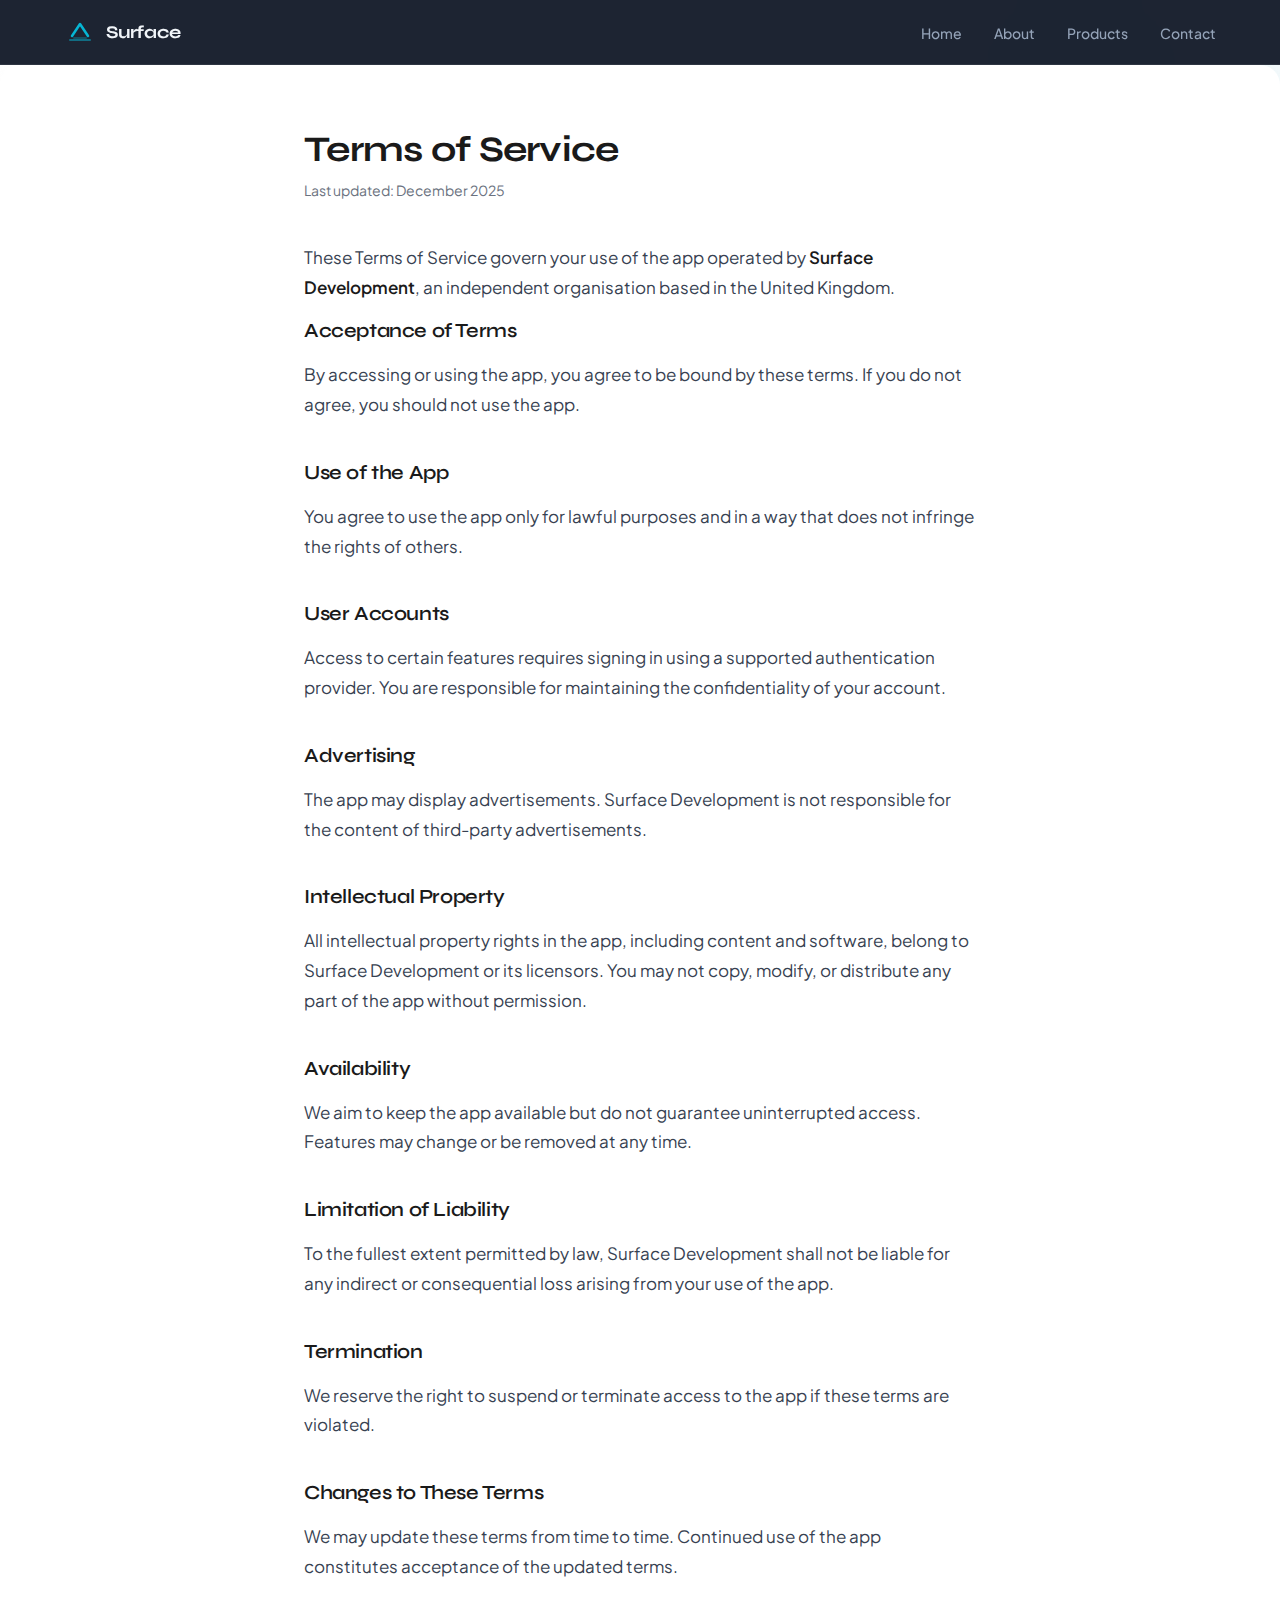
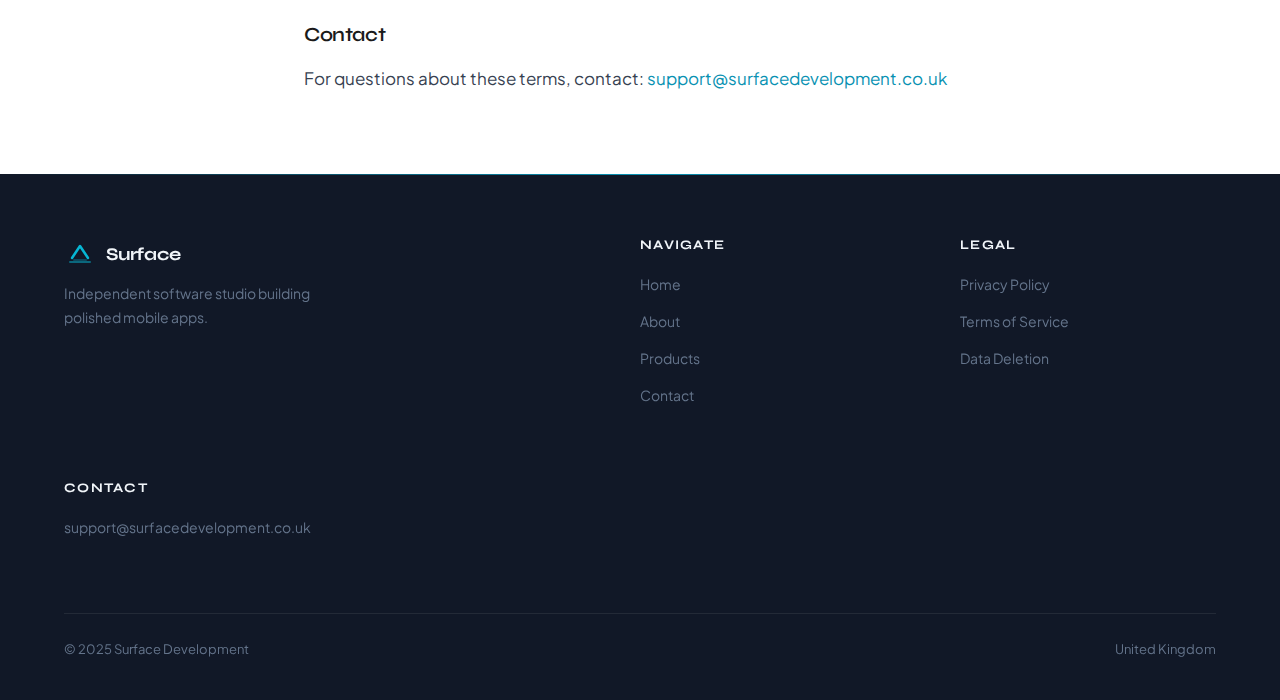
<file: terms.html>
<!doctype html>
<html lang="en">
<head>
    <meta charset="utf-8">
    <meta name="viewport" content="width=device-width, initial-scale=1">
    <title>Terms of Service – Surface Development</title>
    <meta name="description" content="Terms of Service for Surface Development apps and services.">

    <!-- Open Graph -->
    <meta property="og:type" content="website">
    <meta property="og:title" content="Terms of Service – Surface Development">
    <meta property="og:description" content="Terms of Service for Surface Development apps and services.">

    <!-- Twitter Card -->
    <meta name="twitter:card" content="summary">
    <meta name="twitter:title" content="Terms of Service – Surface Development">

    <!-- Canonical -->
    <link rel="canonical" href="https://surfacedevelopment.co.uk/terms.html">

    <!-- Favicon -->
    <link rel="icon" href="/assets/favicon.svg" type="image/svg+xml">

    <!-- Fonts -->
    <link rel="preconnect" href="https://fonts.googleapis.com">
    <link rel="preconnect" href="https://fonts.gstatic.com" crossorigin>
    <link href="https://fonts.googleapis.com/css2?family=Syne:wght@600;700&family=Plus+Jakarta+Sans:wght@400;500;600&family=JetBrains+Mono:wght@400&display=swap" rel="stylesheet">

    <!-- Styles -->
    <link rel="stylesheet" href="/styles.css">
</head>
<body>
    <!-- Background effects -->
    <div class="bg-mesh"></div>
    <div class="bg-dots"></div>
    <div class="bg-grain"></div>

    <div class="page">
        <!-- Navigation -->
        <nav class="nav">
            <div class="container">
                <a href="/" class="nav-logo">
                    <svg viewBox="0 0 32 32" fill="none" xmlns="http://www.w3.org/2000/svg">
                        <path d="M8 20 L16 8 L24 20" stroke="#06B6D4" stroke-width="2.5" stroke-linecap="round" stroke-linejoin="round"/>
                        <path d="M6 24 L26 24" stroke="#06B6D4" stroke-width="2" stroke-linecap="round" opacity="0.5"/>
                        <path d="M10 22 L22 22" stroke="#06B6D4" stroke-width="2" stroke-linecap="round" opacity="0.3"/>
                    </svg>
                    Surface
                </a>
                <ul class="nav-links">
                    <li><a href="/">Home</a></li>
                    <li><a href="/about.html">About</a></li>
                    <li><a href="/products.html">Products</a></li>
                    <li><a href="/contact.html">Contact</a></li>
                </ul>
                <button class="nav-toggle" aria-label="Toggle menu">
                    <span></span>
                    <span></span>
                    <span></span>
                </button>
            </div>
        </nav>

        <!-- Mobile overlay -->
        <div class="nav-overlay">
            <a href="/">Home</a>
            <a href="/about.html">About</a>
            <a href="/products.html">Products</a>
            <a href="/contact.html">Contact</a>
        </div>

        <main class="content-light">
            <div class="container container--narrow">
                <h1>Terms of Service</h1>
                <p class="page-meta">Last updated: December 2025</p>

                <p>
                    These Terms of Service govern your use of the app operated by
                    <strong>Surface Development</strong>, an independent organisation based in the United Kingdom.
                </p>

                <h2>Acceptance of Terms</h2>

                <p>
                    By accessing or using the app, you agree to be bound by these terms.
                    If you do not agree, you should not use the app.
                </p>

                <h2>Use of the App</h2>

                <p>
                    You agree to use the app only for lawful purposes and in a way that does not infringe the rights of others.
                </p>

                <h2>User Accounts</h2>

                <p>
                    Access to certain features requires signing in using a supported authentication provider.
                    You are responsible for maintaining the confidentiality of your account.
                </p>

                <h2>Advertising</h2>

                <p>
                    The app may display advertisements.
                    Surface Development is not responsible for the content of third-party advertisements.
                </p>

                <h2>Intellectual Property</h2>

                <p>
                    All intellectual property rights in the app, including content and software, belong to Surface Development or its licensors.
                    You may not copy, modify, or distribute any part of the app without permission.
                </p>

                <h2>Availability</h2>

                <p>
                    We aim to keep the app available but do not guarantee uninterrupted access.
                    Features may change or be removed at any time.
                </p>

                <h2>Limitation of Liability</h2>

                <p>
                    To the fullest extent permitted by law, Surface Development shall not be liable for any indirect or consequential loss arising from your use of the app.
                </p>

                <h2>Termination</h2>

                <p>
                    We reserve the right to suspend or terminate access to the app if these terms are violated.
                </p>

                <h2>Changes to These Terms</h2>

                <p>
                    We may update these terms from time to time.
                    Continued use of the app constitutes acceptance of the updated terms.
                </p>

                <h2>Contact</h2>

                <p>
                    For questions about these terms, contact:
                    <a href="mailto:support@surfacedevelopment.co.uk">support@surfacedevelopment.co.uk</a>
                </p>
            </div>
        </main>

        <!-- Footer -->
        <footer class="footer">
            <div class="container">
                <div class="footer-grid">
                    <div class="footer-brand">
                        <a href="/" class="nav-logo">
                            <svg viewBox="0 0 32 32" fill="none" xmlns="http://www.w3.org/2000/svg" width="28" height="28">
                                <path d="M8 20 L16 8 L24 20" stroke="#06B6D4" stroke-width="2.5" stroke-linecap="round" stroke-linejoin="round"/>
                                <path d="M6 24 L26 24" stroke="#06B6D4" stroke-width="2" stroke-linecap="round" opacity="0.5"/>
                                <path d="M10 22 L22 22" stroke="#06B6D4" stroke-width="2" stroke-linecap="round" opacity="0.3"/>
                            </svg>
                            Surface
                        </a>
                        <p>Independent software studio building polished mobile apps.</p>
                    </div>
                    <div>
                        <h4 class="footer-heading">Navigate</h4>
                        <ul class="footer-links">
                            <li><a href="/">Home</a></li>
                            <li><a href="/about.html">About</a></li>
                            <li><a href="/products.html">Products</a></li>
                            <li><a href="/contact.html">Contact</a></li>
                        </ul>
                    </div>
                    <div>
                        <h4 class="footer-heading">Legal</h4>
                        <ul class="footer-links">
                            <li><a href="/privacy.html">Privacy Policy</a></li>
                            <li><a href="/terms.html">Terms of Service</a></li>
                            <li><a href="/data-deletion.html">Data Deletion</a></li>
                        </ul>
                    </div>
                    <div>
                        <h4 class="footer-heading">Contact</h4>
                        <ul class="footer-links">
                            <li><a href="mailto:support@surfacedevelopment.co.uk">support@surface<wbr>development.co.uk</a></li>
                        </ul>
                    </div>
                </div>
                <div class="footer-bottom">
                    <span>&copy; 2025 Surface Development</span>
                    <span>United Kingdom</span>
                </div>
            </div>
        </footer>
    </div>

    <script src="/js/main.js"></script>
</body>
</html>
</file>
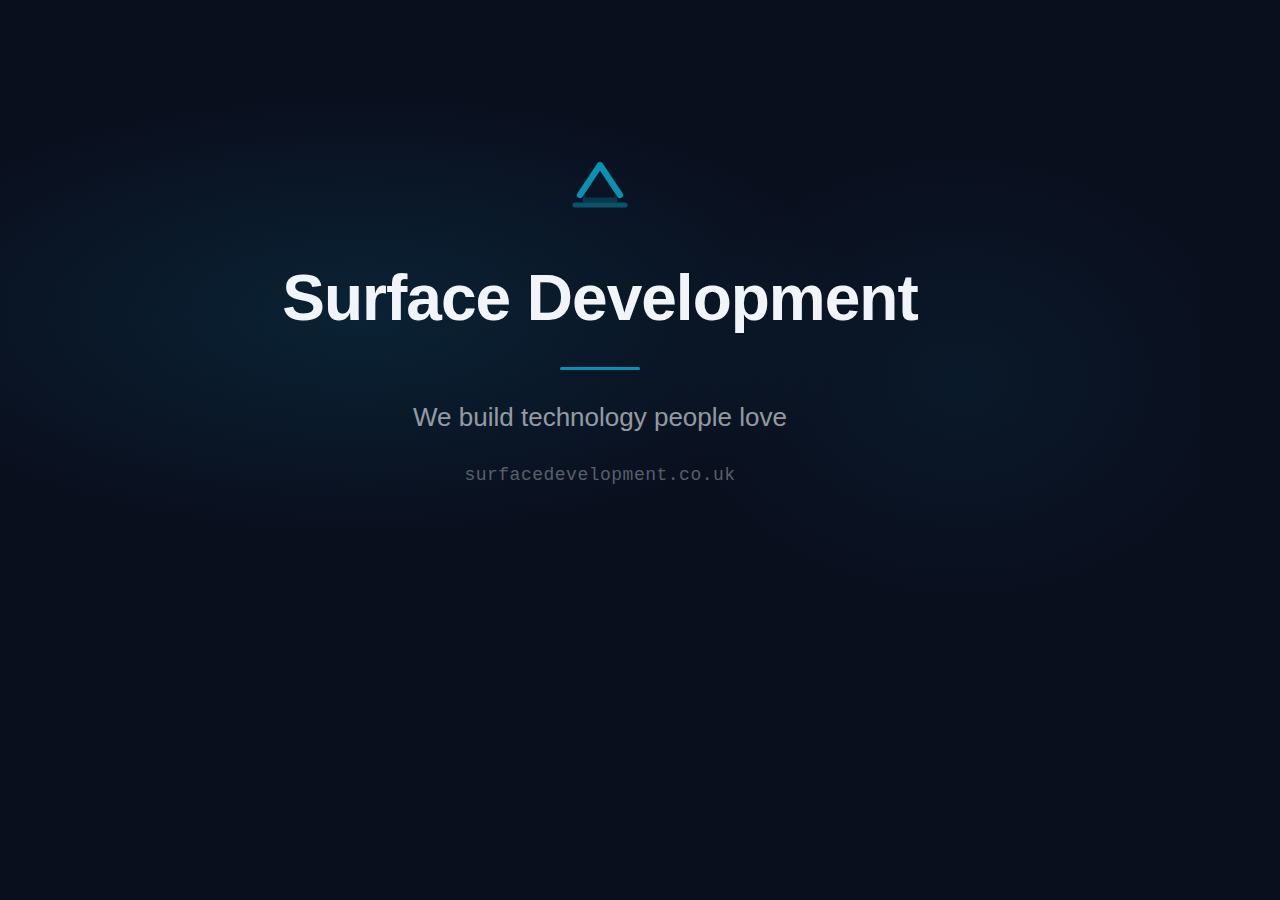
<file: assets/og-image.html>
<!doctype html>
<html lang="en">
<head>
    <meta charset="utf-8">
    <meta name="viewport" content="width=1200">
    <title>OG Image - Surface Development</title>
    <style>
        * { margin: 0; padding: 0; box-sizing: border-box; }

        body {
            width: 1200px;
            height: 630px;
            background: #0A0F1E;
            font-family: -apple-system, BlinkMacSystemFont, 'Segoe UI', Roboto, sans-serif;
            display: flex;
            align-items: center;
            justify-content: center;
            overflow: hidden;
            position: relative;
        }

        .bg-gradient {
            position: absolute;
            inset: 0;
            background:
                radial-gradient(ellipse 60% 50% at 30% 50%, rgba(8, 145, 178, 0.15) 0%, transparent 70%),
                radial-gradient(ellipse 40% 60% at 80% 60%, rgba(8, 145, 178, 0.08) 0%, transparent 60%);
        }

        .content {
            position: relative;
            z-index: 1;
            display: flex;
            flex-direction: column;
            align-items: center;
            gap: 32px;
        }

        .logo-mark svg {
            width: 80px;
            height: 80px;
        }

        .title {
            font-size: 64px;
            font-weight: 700;
            color: #F1F5F9;
            letter-spacing: -1px;
        }

        .tagline {
            font-size: 26px;
            color: rgba(241, 245, 249, 0.6);
            font-weight: 400;
        }

        .accent-line {
            width: 80px;
            height: 3px;
            background: #0891B2;
            border-radius: 2px;
        }

        .url {
            font-size: 18px;
            color: rgba(241, 245, 249, 0.35);
            font-family: 'Courier New', monospace;
            letter-spacing: 0.5px;
        }
    </style>
</head>
<body>
    <div class="bg-gradient"></div>
    <div class="content">
        <div class="logo-mark">
            <svg viewBox="0 0 32 32" fill="none" xmlns="http://www.w3.org/2000/svg">
                <path d="M8 20 L16 8 L24 20" stroke="#0891B2" stroke-width="2.5" stroke-linecap="round" stroke-linejoin="round"/>
                <path d="M6 24 L26 24" stroke="#0891B2" stroke-width="2" stroke-linecap="round" opacity="0.5"/>
                <path d="M10 22 L22 22" stroke="#0891B2" stroke-width="2" stroke-linecap="round" opacity="0.3"/>
            </svg>
        </div>
        <h1 class="title">Surface Development</h1>
        <div class="accent-line"></div>
        <p class="tagline">We build technology people love</p>
        <p class="url">surfacedevelopment.co.uk</p>
    </div>
</body>
</html>
</file>
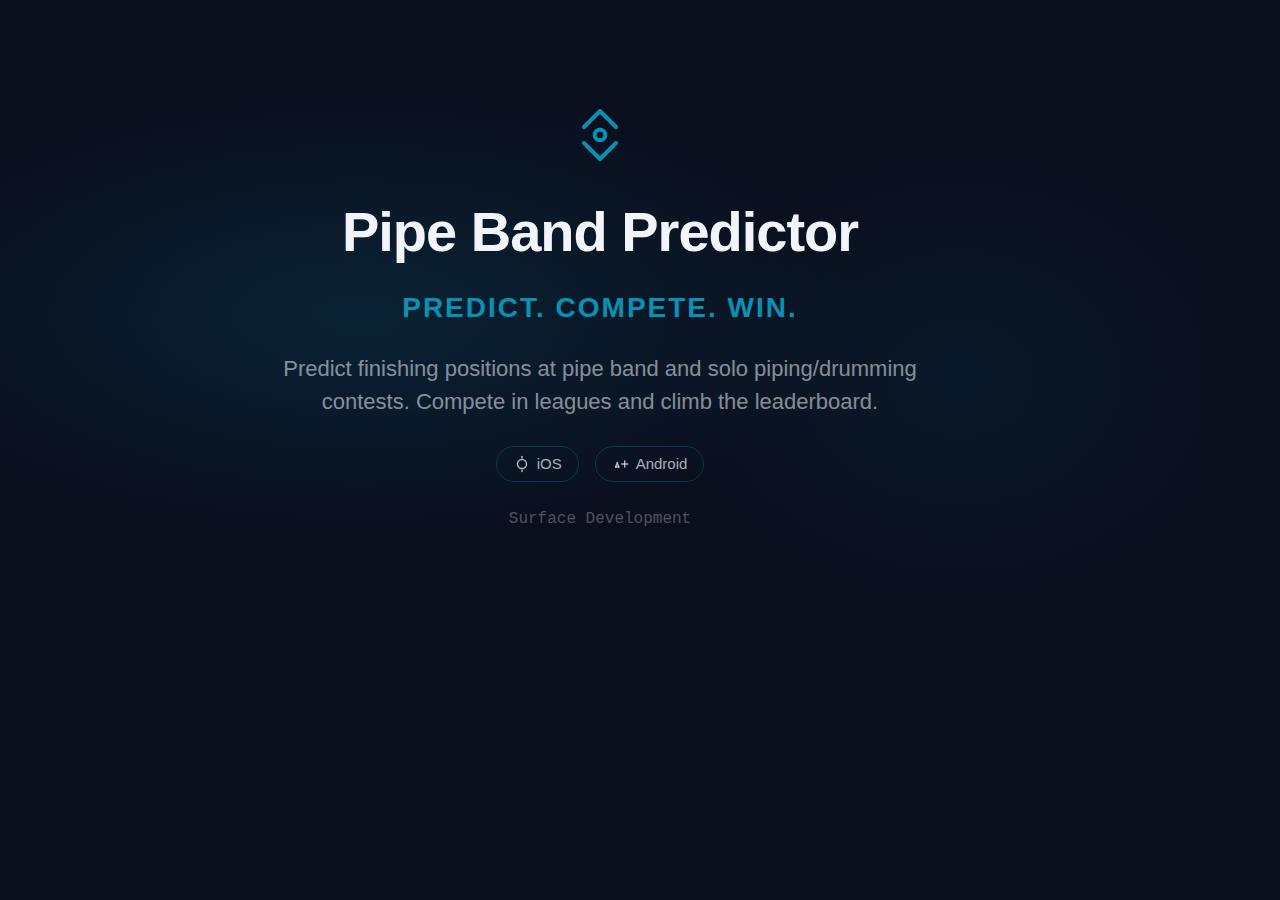
<file: assets/og-pipe-band-predictor.html>
<!doctype html>
<html lang="en">
<head>
    <meta charset="utf-8">
    <meta name="viewport" content="width=1200">
    <title>OG Image - Pipe Band Predictor</title>
    <style>
        * { margin: 0; padding: 0; box-sizing: border-box; }

        body {
            width: 1200px;
            height: 630px;
            background: #0A0F1E;
            font-family: -apple-system, BlinkMacSystemFont, 'Segoe UI', Roboto, sans-serif;
            display: flex;
            align-items: center;
            justify-content: center;
            overflow: hidden;
            position: relative;
        }

        .bg-gradient {
            position: absolute;
            inset: 0;
            background:
                radial-gradient(ellipse 60% 50% at 30% 50%, rgba(8, 145, 178, 0.15) 0%, transparent 70%),
                radial-gradient(ellipse 40% 60% at 80% 60%, rgba(8, 145, 178, 0.08) 0%, transparent 60%);
        }

        .content {
            position: relative;
            z-index: 1;
            display: flex;
            flex-direction: column;
            align-items: center;
            gap: 28px;
        }

        .product-icon svg {
            width: 64px;
            height: 64px;
        }

        .title {
            font-size: 56px;
            font-weight: 700;
            color: #F1F5F9;
            letter-spacing: -1px;
        }

        .tagline {
            font-size: 28px;
            color: #0891B2;
            font-weight: 600;
            letter-spacing: 2px;
            text-transform: uppercase;
        }

        .description {
            font-size: 22px;
            color: rgba(241, 245, 249, 0.55);
            font-weight: 400;
            max-width: 700px;
            text-align: center;
            line-height: 1.5;
        }

        .badges {
            display: flex;
            gap: 16px;
        }

        .badge {
            display: flex;
            align-items: center;
            gap: 6px;
            padding: 8px 16px;
            border: 1px solid rgba(8, 145, 178, 0.3);
            border-radius: 20px;
            color: rgba(241, 245, 249, 0.7);
            font-size: 15px;
        }

        .badge svg {
            width: 18px;
            height: 18px;
        }

        .studio {
            font-size: 16px;
            color: rgba(241, 245, 249, 0.3);
            font-family: 'Courier New', monospace;
        }
    </style>
</head>
<body>
    <div class="bg-gradient"></div>
    <div class="content">
        <div class="product-icon">
            <svg viewBox="0 0 24 24" fill="none" stroke="#0891B2" stroke-width="1.5" stroke-linecap="round" stroke-linejoin="round">
                <path d="M6 9l6-6 6 6"/>
                <path d="M6 15l6 6 6-6"/>
                <circle cx="12" cy="12" r="2"/>
            </svg>
        </div>
        <h1 class="title">Pipe Band Predictor</h1>
        <p class="tagline">Predict. Compete. Win.</p>
        <p class="description">Predict finishing positions at pipe band and solo piping/drumming contests. Compete in leagues and climb the leaderboard.</p>
        <div class="badges">
            <span class="badge">
                <svg viewBox="0 0 24 24" fill="none" stroke="currentColor" stroke-width="2" stroke-linecap="round" stroke-linejoin="round"><path d="M12 18a6 6 0 0 0 0-12 6 6 0 0 0 0 12Z"/><path d="M12 2v2"/><path d="M12 20v2"/></svg>
                iOS
            </span>
            <span class="badge">
                <svg viewBox="0 0 24 24" fill="none" stroke="currentColor" stroke-width="2" stroke-linecap="round" stroke-linejoin="round"><path d="m5 16 2-6 2 6"/><path d="M9 16H5"/><path d="M17 8v8"/><path d="M13 12h8"/></svg>
                Android
            </span>
        </div>
        <p class="studio">Surface Development</p>
    </div>
</body>
</html>
</file>
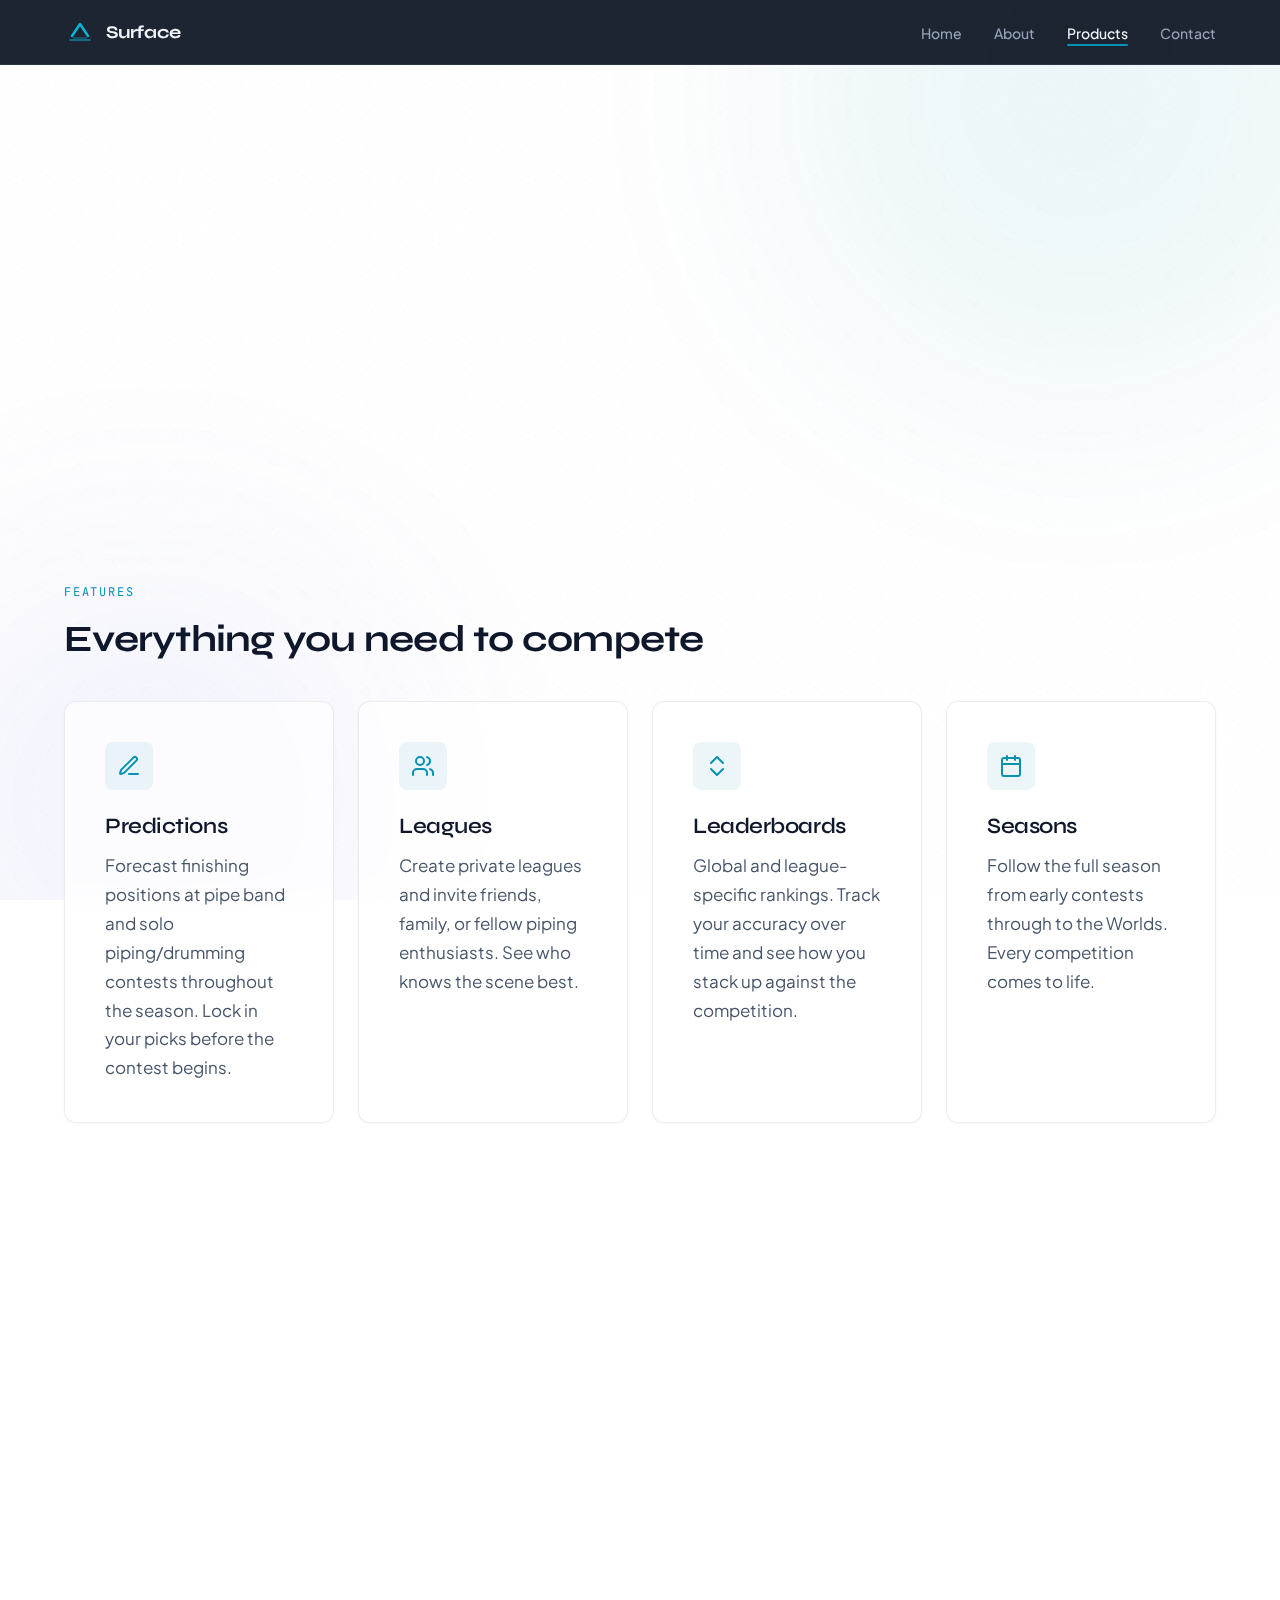
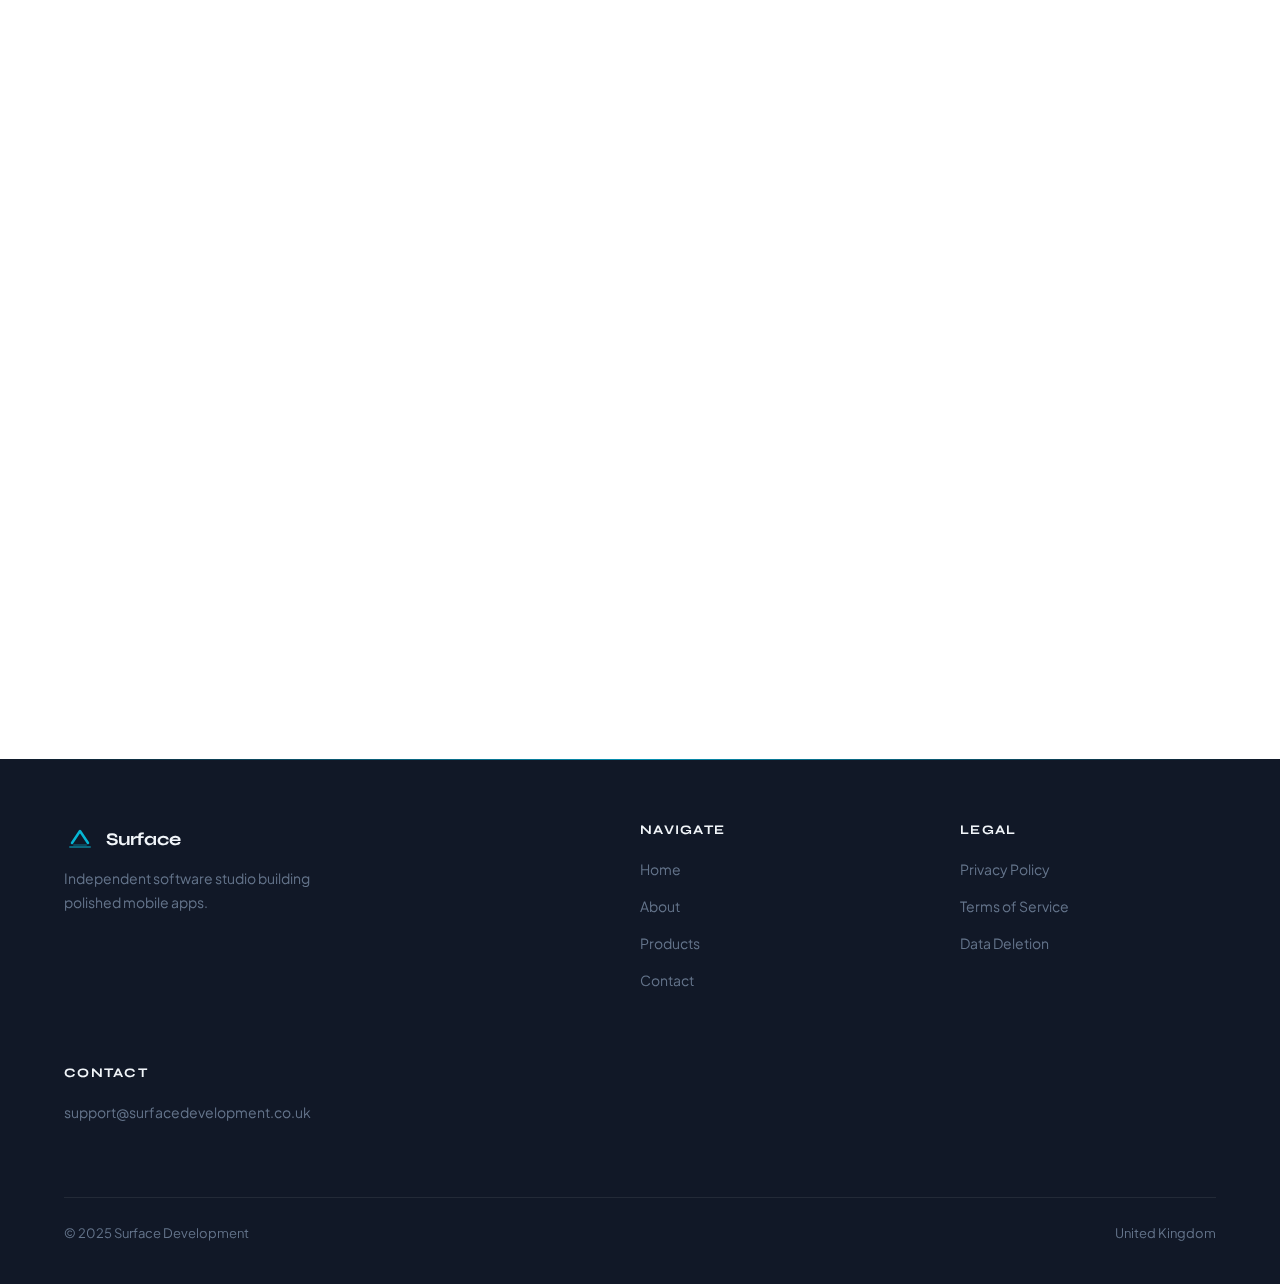
<file: products/pipe-band-predictor.html>
<!doctype html>
<html lang="en">
<head>
    <meta charset="utf-8">
    <meta name="viewport" content="width=device-width, initial-scale=1">
    <title>Pipe Band Predictor – Surface Development</title>
    <meta name="description" content="Pipe Band Predictor — predict finishing positions at pipe band and solo piping/drumming contests throughout the season. Compete in leagues and climb the leaderboard.">

    <!-- Open Graph -->
    <meta property="og:type" content="website">
    <meta property="og:title" content="Pipe Band Predictor – Surface Development">
    <meta property="og:description" content="Predict. Compete. Win. Predict finishing positions at pipe band and solo piping/drumming contests.">

    <!-- Twitter Card -->
    <meta name="twitter:card" content="summary">
    <meta name="twitter:title" content="Pipe Band Predictor – Surface Development">
    <meta name="twitter:description" content="Predict. Compete. Win. Predict finishing positions at pipe band and solo piping/drumming contests.">

    <!-- Canonical -->
    <link rel="canonical" href="https://surfacedevelopment.co.uk/products/pipe-band-predictor.html">

    <!-- Favicon -->
    <link rel="icon" href="/assets/favicon.svg" type="image/svg+xml">

    <!-- Fonts -->
    <link rel="preconnect" href="https://fonts.googleapis.com">
    <link rel="preconnect" href="https://fonts.gstatic.com" crossorigin>
    <link href="https://fonts.googleapis.com/css2?family=Syne:wght@600;700&family=Plus+Jakarta+Sans:wght@400;500;600&family=JetBrains+Mono:wght@400&display=swap" rel="stylesheet">

    <!-- Styles -->
    <link rel="stylesheet" href="/styles.css">
</head>
<body>
    <!-- Background effects -->
    <div class="bg-mesh"></div>
    <div class="bg-dots"></div>
    <div class="bg-grain"></div>

    <div class="page">
        <!-- Navigation -->
        <nav class="nav">
            <div class="container">
                <a href="/" class="nav-logo">
                    <svg viewBox="0 0 32 32" fill="none" xmlns="http://www.w3.org/2000/svg">
                        <path d="M8 20 L16 8 L24 20" stroke="#06B6D4" stroke-width="2.5" stroke-linecap="round" stroke-linejoin="round"/>
                        <path d="M6 24 L26 24" stroke="#06B6D4" stroke-width="2" stroke-linecap="round" opacity="0.5"/>
                        <path d="M10 22 L22 22" stroke="#06B6D4" stroke-width="2" stroke-linecap="round" opacity="0.3"/>
                    </svg>
                    Surface
                </a>
                <ul class="nav-links">
                    <li><a href="/">Home</a></li>
                    <li><a href="/about.html">About</a></li>
                    <li><a href="/products.html" class="active">Products</a></li>
                    <li><a href="/contact.html">Contact</a></li>
                </ul>
                <button class="nav-toggle" aria-label="Toggle menu">
                    <span></span>
                    <span></span>
                    <span></span>
                </button>
            </div>
        </nav>

        <!-- Mobile overlay -->
        <div class="nav-overlay">
            <a href="/">Home</a>
            <a href="/about.html">About</a>
            <a href="/products.html">Products</a>
            <a href="/contact.html">Contact</a>
        </div>

        <main>
            <!-- Product Hero -->
            <section class="product-hero">
                <div class="container">
                    <h1 class="stagger stagger-1">Pipe Band Predictor</h1>
                    <p class="product-tagline stagger stagger-2">Predict. Compete. Win.</p>
                    <div class="product-hero-badges stagger stagger-3">
                        <span class="badge">
                            <svg viewBox="0 0 24 24" fill="none" stroke="currentColor" stroke-width="2" stroke-linecap="round" stroke-linejoin="round"><path d="M12 18a6 6 0 0 0 0-12 6 6 0 0 0 0 12Z"/><path d="M12 2v2"/><path d="M12 20v2"/></svg>
                            iOS
                        </span>
                        <span class="badge">
                            <svg viewBox="0 0 24 24" fill="none" stroke="currentColor" stroke-width="2" stroke-linecap="round" stroke-linejoin="round"><path d="m5 16 2-6 2 6"/><path d="M9 16H5"/><path d="M17 8v8"/><path d="M13 12h8"/></svg>
                            Android
                        </span>
                    </div>
                </div>
            </section>

            <!-- Features -->
            <section class="section fade-in" style="position: relative; z-index: 2;">
                <div class="container">
                    <span class="section-label">Features</span>
                    <h2 style="margin-bottom: var(--space-lg);">Everything you need to compete</h2>
                    <div class="features-grid">
                        <div class="card">
                            <div class="card-icon">
                                <svg viewBox="0 0 24 24" fill="none" stroke="currentColor" stroke-width="2" stroke-linecap="round" stroke-linejoin="round"><path d="M12 20h9"/><path d="M16.376 3.622a1 1 0 0 1 3.002 3.002L7.368 18.635a2 2 0 0 1-.855.506l-2.872.838a.5.5 0 0 1-.62-.62l.838-2.872a2 2 0 0 1 .506-.854Z"/></svg>
                            </div>
                            <h3>Predictions</h3>
                            <p>Forecast finishing positions at pipe band and solo piping/drumming contests throughout the season. Lock in your picks before the contest begins.</p>
                        </div>
                        <div class="card">
                            <div class="card-icon">
                                <svg viewBox="0 0 24 24" fill="none" stroke="currentColor" stroke-width="2" stroke-linecap="round" stroke-linejoin="round"><path d="M16 21v-2a4 4 0 0 0-4-4H6a4 4 0 0 0-4 4v2"/><circle cx="9" cy="7" r="4"/><path d="M22 21v-2a4 4 0 0 0-3-3.87"/><path d="M16 3.13a4 4 0 0 1 0 7.75"/></svg>
                            </div>
                            <h3>Leagues</h3>
                            <p>Create private leagues and invite friends, family, or fellow piping enthusiasts. See who knows the scene best.</p>
                        </div>
                        <div class="card">
                            <div class="card-icon">
                                <svg viewBox="0 0 24 24" fill="none" stroke="currentColor" stroke-width="2" stroke-linecap="round" stroke-linejoin="round"><path d="M6 9l6-6 6 6"/><path d="M6 15l6 6 6-6"/></svg>
                            </div>
                            <h3>Leaderboards</h3>
                            <p>Global and league-specific rankings. Track your accuracy over time and see how you stack up against the competition.</p>
                        </div>
                        <div class="card">
                            <div class="card-icon">
                                <svg viewBox="0 0 24 24" fill="none" stroke="currentColor" stroke-width="2" stroke-linecap="round" stroke-linejoin="round"><rect width="18" height="18" x="3" y="4" rx="2" ry="2"/><line x1="16" x2="16" y1="2" y2="6"/><line x1="8" x2="8" y1="2" y2="6"/><line x1="3" x2="21" y1="10" y2="10"/></svg>
                            </div>
                            <h3>Seasons</h3>
                            <p>Follow the full season from early contests through to the Worlds. Every competition comes to life.</p>
                        </div>
                    </div>
                </div>
            </section>

            <!-- Screenshots -->
            <section class="section screenshot-area fade-in">
                <div class="container">
                    <span class="section-label">Preview</span>
                    <h2 style="margin-bottom: var(--space-lg);">See it in action</h2>
                    <div class="screenshot-grid">
                        <div class="screenshot-placeholder"><img src="/assets/screenshots/home.PNG" alt="Home screen" style="width: 100%; height: 100%; object-fit: cover; border-radius: var(--radius-lg);"></div>
                        <div class="screenshot-placeholder"><img src="/assets/screenshots/predictions.PNG" alt="Predictions screen" style="width: 100%; height: 100%; object-fit: cover; border-radius: var(--radius-lg);"></div>
                        <div class="screenshot-placeholder"><img src="/assets/screenshots/results.PNG" alt="Leagues screen" style="width: 100%; height: 100%; object-fit: cover; border-radius: var(--radius-lg);"></div>
                    </div>
                </div>
            </section>

            <!-- Download -->
            <section class="section fade-in" style="position: relative; z-index: 2; text-align: center;">
                <div class="container">
                    <span class="section-label">Download</span>
                    <h2 style="margin-bottom: var(--space-sm);">Get the app</h2>
                    <p style="color: var(--text-secondary); margin-bottom: var(--space-lg); max-width: 480px; margin-left: auto; margin-right: auto;">Available on iOS and Android. Download links coming soon.</p>
                    <div class="download-ctas" style="justify-content: center;">
                        <span class="btn btn-primary" style="opacity: 0.5; cursor: default;">App Store — Coming Soon</span>
                        <span class="btn btn-ghost" style="opacity: 0.5; cursor: default;">Play Store — Coming Soon</span>
                    </div>
                </div>
            </section>

            <!-- Legal links -->
            <section class="section fade-in" style="position: relative; z-index: 2; text-align: center;">
                <div class="container">
                    <p style="color: var(--text-muted); font-size: 0.875rem;">
                        <a href="/privacy.html">Privacy Policy</a> &middot;
                        <a href="/terms.html">Terms of Service</a> &middot;
                        <a href="/data-deletion.html">Data Deletion</a>
                    </p>
                </div>
            </section>
        </main>

        <!-- Footer -->
        <footer class="footer">
            <div class="container">
                <div class="footer-grid">
                    <div class="footer-brand">
                        <a href="/" class="nav-logo">
                            <svg viewBox="0 0 32 32" fill="none" xmlns="http://www.w3.org/2000/svg" width="28" height="28">
                                <path d="M8 20 L16 8 L24 20" stroke="#06B6D4" stroke-width="2.5" stroke-linecap="round" stroke-linejoin="round"/>
                                <path d="M6 24 L26 24" stroke="#06B6D4" stroke-width="2" stroke-linecap="round" opacity="0.5"/>
                                <path d="M10 22 L22 22" stroke="#06B6D4" stroke-width="2" stroke-linecap="round" opacity="0.3"/>
                            </svg>
                            Surface
                        </a>
                        <p>Independent software studio building polished mobile apps.</p>
                    </div>
                    <div>
                        <h4 class="footer-heading">Navigate</h4>
                        <ul class="footer-links">
                            <li><a href="/">Home</a></li>
                            <li><a href="/about.html">About</a></li>
                            <li><a href="/products.html">Products</a></li>
                            <li><a href="/contact.html">Contact</a></li>
                        </ul>
                    </div>
                    <div>
                        <h4 class="footer-heading">Legal</h4>
                        <ul class="footer-links">
                            <li><a href="/privacy.html">Privacy Policy</a></li>
                            <li><a href="/terms.html">Terms of Service</a></li>
                            <li><a href="/data-deletion.html">Data Deletion</a></li>
                        </ul>
                    </div>
                    <div>
                        <h4 class="footer-heading">Contact</h4>
                        <ul class="footer-links">
                            <li><a href="mailto:support@surfacedevelopment.co.uk">support@surface<wbr>development.co.uk</a></li>
                        </ul>
                    </div>
                </div>
                <div class="footer-bottom">
                    <span>&copy; 2025 Surface Development</span>
                    <span>United Kingdom</span>
                </div>
            </div>
        </footer>
    </div>

    <script src="/js/main.js"></script>
</body>
</html>
</file>
<file: styles.css>
/* ============================================================
   Surface Development — Design System
   "Depth Beneath the Surface"
   ============================================================ */

/* ──────────────────────────────────────────────────────────────
   TOKENS
   ────────────────────────────────────────────────────────────── */
:root {
    /* Surfaces */
    --deep: #FFFFFF;
    --surface-1: #F1F5F9;
    --surface-2: #E2E8F0;
    --surface-3: #CBD5E1;

    /* Accents */
    --cyan: #0891B2;
    --cyan-glow: #06B6D4;
    --amber: #D97706;

    /* Text */
    --text-primary: #0F172A;
    --text-secondary: #475569;
    --text-muted: #94A3B8;

    /* Glass */
    --glass-bg: rgba(255, 255, 255, 0.7);
    --glass-border: rgba(15, 23, 42, 0.08);
    --glass-border-hover: rgba(8, 145, 178, 0.4);
    --glass-blur: 16px;

    /* Spacing */
    --space-xs: 0.5rem;
    --space-sm: 1rem;
    --space-md: 1.5rem;
    --space-lg: 2.5rem;
    --space-xl: 4rem;
    --space-2xl: 6rem;
    --space-3xl: 8rem;

    /* Radii */
    --radius-sm: 8px;
    --radius-md: 12px;
    --radius-lg: 20px;
    --radius-pill: 100px;

    /* Transitions */
    --ease-out: cubic-bezier(0.16, 1, 0.3, 1);
    --duration: 0.3s;
}

/* ──────────────────────────────────────────────────────────────
   RESET & BASE
   ────────────────────────────────────────────────────────────── */
*, *::before, *::after {
    box-sizing: border-box;
    margin: 0;
    padding: 0;
}

html {
    -webkit-text-size-adjust: 100%;
    scroll-behavior: smooth;
}

body {
    font-family: 'Plus Jakarta Sans', -apple-system, BlinkMacSystemFont, sans-serif;
    font-size: clamp(0.9375rem, 0.875rem + 0.25vw, 1.0625rem);
    font-weight: 400;
    line-height: 1.7;
    color: var(--text-secondary);
    background-color: var(--deep);
    overflow-x: hidden;
    -webkit-font-smoothing: antialiased;
    -moz-osx-font-smoothing: grayscale;
}

/* ──────────────────────────────────────────────────────────────
   TYPOGRAPHY
   ────────────────────────────────────────────────────────────── */
h1, h2, h3, h4 {
    font-family: 'Syne', sans-serif;
    font-weight: 700;
    color: var(--text-primary);
    line-height: 1.15;
    letter-spacing: -0.02em;
}

h1 {
    font-size: clamp(2.25rem, 1.5rem + 3vw, 4rem);
}

h2 {
    font-size: clamp(1.5rem, 1.125rem + 1.5vw, 2.5rem);
    margin: 0;
}

h3 {
    font-size: clamp(1.125rem, 1rem + 0.5vw, 1.375rem);
    font-weight: 600;
}

p {
    margin: 0 0 1rem 0;
}

p:last-child {
    margin-bottom: 0;
}

code, .mono {
    font-family: 'JetBrains Mono', monospace;
    font-size: 0.875em;
}

.section-label {
    display: inline-block;
    font-family: 'JetBrains Mono', monospace;
    font-size: 0.75rem;
    font-weight: 400;
    text-transform: uppercase;
    letter-spacing: 0.15em;
    color: var(--cyan);
    margin-bottom: var(--space-sm);
}

/* ──────────────────────────────────────────────────────────────
   LINKS
   ────────────────────────────────────────────────────────────── */
a {
    color: var(--cyan);
    text-decoration: none;
    transition: color var(--duration) var(--ease-out);
}

a:hover {
    color: var(--cyan-glow);
}

/* ──────────────────────────────────────────────────────────────
   LAYOUT
   ────────────────────────────────────────────────────────────── */
.page {
    display: flex;
    flex-direction: column;
    min-height: 100vh;
    position: relative;
}

.container {
    width: 100%;
    max-width: 1200px;
    margin: 0 auto;
    padding: 0 1.5rem;
}

.container--narrow {
    max-width: 720px;
}

.section {
    padding: var(--space-2xl) 0;
    position: relative;
}

.section + .section {
    padding-top: 0;
}

/* ──────────────────────────────────────────────────────────────
   BACKGROUND EFFECTS
   ────────────────────────────────────────────────────────────── */

/* Dot-grid pattern */
.bg-dots {
    position: fixed;
    inset: 0;
    z-index: 0;
    pointer-events: none;
    background-image: radial-gradient(circle, rgba(15, 23, 42, 0.04) 1px, transparent 1px);
    background-size: 32px 32px;
}

/* Grain overlay */
.bg-grain {
    position: fixed;
    inset: 0;
    z-index: 1;
    pointer-events: none;
    opacity: 0.02;
    background-image: url("data:image/svg+xml,%3Csvg viewBox='0 0 256 256' xmlns='http://www.w3.org/2000/svg'%3E%3Cfilter id='noise'%3E%3CfeTurbulence type='fractalNoise' baseFrequency='0.9' numOctaves='4' stitchTiles='stitch'/%3E%3C/filter%3E%3Crect width='100%25' height='100%25' filter='url(%23noise)'/%3E%3C/svg%3E");
    background-repeat: repeat;
    background-size: 256px 256px;
}

/* Gradient mesh blobs */
.bg-mesh {
    position: fixed;
    inset: 0;
    z-index: 0;
    pointer-events: none;
    overflow: hidden;
}

.bg-mesh::before,
.bg-mesh::after {
    content: '';
    position: absolute;
    border-radius: 50%;
    filter: blur(120px);
    opacity: 0.07;
    animation: mesh-drift 20s ease-in-out infinite alternate;
}

.bg-mesh::before {
    width: 600px;
    height: 600px;
    background: var(--cyan);
    top: -200px;
    right: -100px;
}

.bg-mesh::after {
    width: 500px;
    height: 500px;
    background: #6366f1;
    bottom: -150px;
    left: -100px;
    animation-delay: -10s;
}

@keyframes mesh-drift {
    0% { transform: translate(0, 0) scale(1); }
    100% { transform: translate(40px, 30px) scale(1.1); }
}

/* ──────────────────────────────────────────────────────────────
   NAVIGATION
   ────────────────────────────────────────────────────────────── */
.nav {
    position: sticky;
    top: 0;
    z-index: 100;
    padding: 1rem 0;
    background: rgba(17, 24, 39, 0.95);
    backdrop-filter: blur(var(--glass-blur));
    -webkit-backdrop-filter: blur(var(--glass-blur));
    border-bottom: 1px solid rgba(255, 255, 255, 0.08);
    transition: background var(--duration) var(--ease-out),
                border-color var(--duration) var(--ease-out);
}

.nav.scrolled {
    background: rgba(17, 24, 39, 0.98);
    border-bottom-color: rgba(255, 255, 255, 0.06);
}

.nav .container {
    display: flex;
    align-items: center;
    justify-content: space-between;
}

.nav-logo {
    display: flex;
    align-items: center;
    gap: 0.625rem;
    text-decoration: none;
    color: #F1F5F9;
    font-family: 'Syne', sans-serif;
    font-weight: 700;
    font-size: 1.125rem;
    letter-spacing: -0.01em;
}

.nav-logo svg {
    width: 32px;
    height: 32px;
    flex-shrink: 0;
}

.nav-links {
    display: flex;
    align-items: center;
    gap: 2rem;
    list-style: none;
}

.nav-links a {
    color: #94A3B8;
    font-size: 0.875rem;
    font-weight: 500;
    text-decoration: none;
    position: relative;
    padding-bottom: 2px;
    transition: color var(--duration) var(--ease-out);
}

.nav-links a::after {
    content: '';
    position: absolute;
    bottom: -2px;
    left: 0;
    width: 0;
    height: 2px;
    background: var(--cyan);
    border-radius: 1px;
    transition: width var(--duration) var(--ease-out);
}

.nav-links a:hover,
.nav-links a.active {
    color: #F1F5F9;
}

.nav-links a:hover::after,
.nav-links a.active::after {
    width: 100%;
}

/* Hamburger */
.nav-toggle {
    display: none;
    background: none;
    border: none;
    cursor: pointer;
    padding: 0.5rem;
    z-index: 110;
}

.nav-toggle span {
    display: block;
    width: 24px;
    height: 2px;
    background: #F1F5F9;
    border-radius: 1px;
    transition: transform var(--duration) var(--ease-out),
                opacity var(--duration) var(--ease-out);
}

.nav-toggle span + span {
    margin-top: 6px;
}

.nav-toggle.open span:nth-child(1) {
    transform: translateY(8px) rotate(45deg);
}

.nav-toggle.open span:nth-child(2) {
    opacity: 0;
}

.nav-toggle.open span:nth-child(3) {
    transform: translateY(-8px) rotate(-45deg);
}

/* Mobile nav overlay */
.nav-overlay {
    display: none;
}

/* ──────────────────────────────────────────────────────────────
   BUTTONS
   ────────────────────────────────────────────────────────────── */
.btn {
    display: inline-flex;
    align-items: center;
    gap: 0.5rem;
    padding: 0.75rem 1.75rem;
    font-family: 'Plus Jakarta Sans', sans-serif;
    font-size: 0.875rem;
    font-weight: 600;
    border-radius: var(--radius-pill);
    border: none;
    cursor: pointer;
    text-decoration: none;
    transition: all var(--duration) var(--ease-out);
    white-space: nowrap;
}

.btn-primary {
    background: var(--cyan);
    color: #FFFFFF;
    box-shadow: 0 0 0 0 rgba(8, 145, 178, 0);
}

.btn-primary:hover {
    background: var(--cyan-glow);
    color: #FFFFFF;
    transform: translateY(-2px);
    box-shadow: 0 8px 30px rgba(8, 145, 178, 0.25);
}

.btn-ghost {
    background: transparent;
    color: var(--cyan);
    border: 1px solid var(--cyan);
}

.btn-ghost:hover {
    background: var(--cyan);
    color: #FFFFFF;
    transform: translateY(-2px);
    box-shadow: 0 8px 30px rgba(8, 145, 178, 0.2);
}

/* ──────────────────────────────────────────────────────────────
   CARDS (Glassmorphism)
   ────────────────────────────────────────────────────────────── */
.card {
    background: var(--glass-bg);
    backdrop-filter: blur(var(--glass-blur));
    -webkit-backdrop-filter: blur(var(--glass-blur));
    border: 1px solid var(--glass-border);
    border-radius: var(--radius-md);
    padding: var(--space-lg);
    box-shadow: 0 1px 3px rgba(0, 0, 0, 0.04);
    transition: border-color var(--duration) var(--ease-out),
                box-shadow var(--duration) var(--ease-out),
                transform var(--duration) var(--ease-out);
}

.card:hover {
    border-color: var(--glass-border-hover);
    box-shadow: 0 8px 40px rgba(8, 145, 178, 0.08);
    transform: translateY(-3px);
}

.card-icon {
    width: 48px;
    height: 48px;
    display: flex;
    align-items: center;
    justify-content: center;
    border-radius: var(--radius-sm);
    background: rgba(8, 145, 178, 0.08);
    color: var(--cyan);
    margin-bottom: var(--space-md);
}

.card-icon svg {
    width: 24px;
    height: 24px;
}

.card h3 {
    margin-bottom: 0.75rem;
}

/* ──────────────────────────────────────────────────────────────
   HERO
   ────────────────────────────────────────────────────────────── */
.hero {
    position: relative;
    z-index: 2;
    min-height: 90vh;
    display: flex;
    align-items: center;
    padding: var(--space-3xl) 0;
    overflow: hidden;
}

.hero .container {
    display: grid;
    grid-template-columns: 1fr 1fr;
    gap: var(--space-xl);
    align-items: center;
}

.hero-content {
    position: relative;
    z-index: 2;
}

.hero-title {
    margin-bottom: var(--space-md);
}

.hero-subtitle {
    font-size: clamp(1.0625rem, 1rem + 0.25vw, 1.1875rem);
    color: var(--text-secondary);
    max-width: 500px;
    margin-bottom: var(--space-lg);
    line-height: 1.7;
}

.hero-actions {
    display: flex;
    gap: var(--space-sm);
    flex-wrap: wrap;
}

.hero-visual {
    position: relative;
    z-index: 2;
    display: flex;
    justify-content: flex-end;
}

/* Hero floating card */
.hero-card {
    background: var(--glass-bg);
    backdrop-filter: blur(20px);
    -webkit-backdrop-filter: blur(20px);
    border: 1px solid var(--glass-border);
    border-radius: var(--radius-lg);
    padding: var(--space-lg);
    width: 100%;
    max-width: 420px;
    position: relative;
    box-shadow: 0 4px 24px rgba(0, 0, 0, 0.06);
}

.hero-card::before {
    content: '';
    position: absolute;
    inset: 0;
    border-radius: inherit;
    padding: 1px;
    background: linear-gradient(135deg, rgba(8, 145, 178, 0.2), transparent, rgba(99, 102, 241, 0.15));
    -webkit-mask: linear-gradient(#fff 0 0) content-box, linear-gradient(#fff 0 0);
    -webkit-mask-composite: xor;
    mask-composite: exclude;
    pointer-events: none;
}

.hero-card-label {
    font-family: 'JetBrains Mono', monospace;
    font-size: 0.6875rem;
    text-transform: uppercase;
    letter-spacing: 0.15em;
    color: var(--cyan);
    margin-bottom: var(--space-md);
}

.hero-card h3 {
    margin-bottom: 0.5rem;
}

.hero-card p {
    color: var(--text-secondary);
    font-size: 0.9375rem;
    margin-bottom: var(--space-md);
}

.hero-card-badges {
    display: flex;
    gap: 0.5rem;
}

.badge {
    display: inline-flex;
    align-items: center;
    gap: 0.375rem;
    padding: 0.3rem 0.75rem;
    font-family: 'JetBrains Mono', monospace;
    font-size: 0.6875rem;
    color: var(--text-secondary);
    background: rgba(15, 23, 42, 0.04);
    border: 1px solid var(--glass-border);
    border-radius: var(--radius-pill);
}

.badge svg {
    width: 14px;
    height: 14px;
}

/* ──────────────────────────────────────────────────────────────
   PAGE HERO (interior pages)
   ────────────────────────────────────────────────────────────── */
.page-hero {
    position: relative;
    z-index: 2;
    padding: var(--space-3xl) 0 var(--space-xl);
    text-align: center;
}

.page-hero h1 {
    margin-bottom: var(--space-sm);
}

.page-hero .hero-subtitle {
    max-width: 600px;
    margin-left: auto;
    margin-right: auto;
    margin-bottom: 0;
}

/* ──────────────────────────────────────────────────────────────
   FEATURED PRODUCT
   ────────────────────────────────────────────────────────────── */
.featured {
    position: relative;
    z-index: 2;
}

.featured-grid {
    display: grid;
    grid-template-columns: 1fr 1fr;
    gap: var(--space-xl);
    align-items: center;
}

.featured-mockup {
    position: relative;
    display: flex;
    justify-content: center;
    align-items: center;
}

.device-frame {
    width: 280px;
    height: 560px;
    background: #111827;
    border-radius: 36px;
    border: 3px solid #334155;
    position: relative;
    overflow: hidden;
    display: flex;
    align-items: center;
    justify-content: center;
    box-shadow: 0 25px 80px rgba(0, 0, 0, 0.15);
}

.device-frame-inner {
    width: calc(100% - 16px);
    height: calc(100% - 16px);
    border-radius: 30px;
    background: linear-gradient(160deg, #1E293B, #0A0F1E);
    display: flex;
    align-items: center;
    justify-content: center;
    color: #475569;
    font-size: 0.8125rem;
    font-family: 'JetBrains Mono', monospace;
}

.featured-content {
    padding: var(--space-lg) 0;
}

.featured-content h2 {
    margin-bottom: var(--space-sm);
}

.featured-content p {
    margin-bottom: var(--space-md);
}

.featured-content .badge {
    margin-right: 0.5rem;
    margin-bottom: 0.5rem;
}

/* ──────────────────────────────────────────────────────────────
   CAPABILITIES GRID
   ────────────────────────────────────────────────────────────── */
.capabilities {
    position: relative;
    z-index: 2;
}

.capabilities-grid {
    display: grid;
    grid-template-columns: repeat(auto-fit, minmax(300px, 1fr));
    gap: var(--space-md);
}

/* ──────────────────────────────────────────────────────────────
   ABOUT PREVIEW (homepage)
   ────────────────────────────────────────────────────────────── */
.about-preview {
    position: relative;
    z-index: 2;
}

.about-preview-content {
    max-width: 640px;
}

.about-preview-content p {
    font-size: clamp(1rem, 0.95rem + 0.25vw, 1.125rem);
    margin-bottom: var(--space-md);
}

/* ──────────────────────────────────────────────────────────────
   PRODUCTS GRID (products page)
   ────────────────────────────────────────────────────────────── */
.products-grid {
    display: grid;
    grid-template-columns: repeat(auto-fit, minmax(320px, 1fr));
    gap: var(--space-md);
}

.product-card {
    text-decoration: none;
    color: inherit;
    display: block;
}

.product-card .card {
    height: 100%;
    display: flex;
    flex-direction: column;
}

.product-card-icon {
    width: 64px;
    height: 64px;
    border-radius: var(--radius-md);
    background: linear-gradient(135deg, rgba(8, 145, 178, 0.1), rgba(99, 102, 241, 0.06));
    border: 1px solid var(--glass-border);
    display: flex;
    align-items: center;
    justify-content: center;
    margin-bottom: var(--space-md);
    font-size: 1.75rem;
}

.product-card h3 {
    margin-bottom: 0.5rem;
}

.product-card p {
    color: var(--text-secondary);
    flex: 1;
}

.product-card-footer {
    display: flex;
    align-items: center;
    justify-content: space-between;
    margin-top: var(--space-md);
    padding-top: var(--space-sm);
    border-top: 1px solid var(--glass-border);
}

.product-card-link {
    font-size: 0.875rem;
    font-weight: 600;
    color: var(--cyan);
}

/* ──────────────────────────────────────────────────────────────
   VALUES GRID (about page)
   ────────────────────────────────────────────────────────────── */
.values-grid {
    display: grid;
    grid-template-columns: repeat(auto-fit, minmax(280px, 1fr));
    gap: var(--space-md);
}

/* ──────────────────────────────────────────────────────────────
   TECH STACK (about page)
   ────────────────────────────────────────────────────────────── */
.tech-stack {
    display: flex;
    flex-wrap: wrap;
    gap: 0.625rem;
}

.tech-pill {
    padding: 0.5rem 1rem;
    font-family: 'JetBrains Mono', monospace;
    font-size: 0.8125rem;
    color: var(--text-secondary);
    background: rgba(15, 23, 42, 0.04);
    border: 1px solid var(--glass-border);
    border-radius: var(--radius-pill);
    transition: border-color var(--duration) var(--ease-out),
                color var(--duration) var(--ease-out);
}

.tech-pill:hover {
    border-color: var(--glass-border-hover);
    color: var(--text-primary);
}

/* ──────────────────────────────────────────────────────────────
   PRODUCT DETAIL
   ────────────────────────────────────────────────────────────── */
.product-hero {
    position: relative;
    z-index: 2;
    padding: var(--space-3xl) 0 var(--space-xl);
}

.product-hero h1 {
    margin-bottom: 0.5rem;
}

.product-tagline {
    font-family: 'Syne', sans-serif;
    font-size: clamp(1.25rem, 1rem + 1vw, 1.75rem);
    font-weight: 600;
    color: var(--cyan);
    margin-bottom: var(--space-md);
}

.product-hero-badges {
    display: flex;
    gap: 0.5rem;
    flex-wrap: wrap;
    margin-bottom: var(--space-lg);
}

.features-grid {
    display: grid;
    grid-template-columns: repeat(auto-fit, minmax(260px, 1fr));
    gap: var(--space-md);
}

.screenshot-area {
    position: relative;
    z-index: 2;
}

.screenshot-grid {
    display: grid;
    grid-template-columns: repeat(auto-fit, minmax(240px, 1fr));
    gap: var(--space-md);
}

.screenshot-placeholder {
    aspect-ratio: 9/16;
    max-height: 480px;
    background: var(--surface-1);
    border-radius: var(--radius-lg);
    border: 2px solid var(--glass-border);
    display: flex;
    align-items: center;
    justify-content: center;
    color: var(--text-muted);
    font-family: 'JetBrains Mono', monospace;
    font-size: 0.8125rem;
}

.download-ctas {
    display: flex;
    gap: var(--space-sm);
    flex-wrap: wrap;
}

/* ──────────────────────────────────────────────────────────────
   CONTACT
   ────────────────────────────────────────────────────────────── */
.contact-content {
    position: relative;
    z-index: 2;
    max-width: 600px;
    margin: 0 auto;
    text-align: center;
}

.contact-email {
    display: inline-block;
    font-family: 'Syne', sans-serif;
    font-size: clamp(1.25rem, 1rem + 1vw, 1.75rem);
    font-weight: 700;
    color: var(--cyan);
    margin-bottom: var(--space-md);
    word-break: break-all;
}

.contact-email:hover {
    color: var(--cyan-glow);
}

.contact-location {
    display: flex;
    align-items: center;
    justify-content: center;
    gap: 0.5rem;
    color: var(--text-muted);
    font-size: 0.9375rem;
}

.contact-location svg {
    width: 18px;
    height: 18px;
    color: var(--text-muted);
}

/* Contact form */
.contact-form {
    margin-top: var(--space-xl);
    text-align: left;
}

.form-group {
    margin-bottom: var(--space-md);
}

.form-group label {
    display: block;
    font-size: 0.875rem;
    font-weight: 500;
    color: var(--text-primary);
    margin-bottom: 0.375rem;
}

.form-group input,
.form-group textarea {
    width: 100%;
    padding: 0.75rem 1rem;
    font-family: 'Plus Jakarta Sans', sans-serif;
    font-size: 0.9375rem;
    color: var(--text-primary);
    background: rgba(15, 23, 42, 0.03);
    border: 1px solid var(--glass-border);
    border-radius: var(--radius-sm);
    outline: none;
    transition: border-color var(--duration) var(--ease-out);
}

.form-group input:focus,
.form-group textarea:focus {
    border-color: var(--cyan);
}

.form-group textarea {
    min-height: 150px;
    resize: vertical;
}

/* ──────────────────────────────────────────────────────────────
   CONTENT-LIGHT (legal pages)
   ────────────────────────────────────────────────────────────── */
.content-light {
    position: relative;
    z-index: 2;
    background: #ffffff;
    color: #1a1a1a;
    border-radius: var(--radius-lg) var(--radius-lg) 0 0;
    flex: 1;
}

.content-light .container {
    padding-top: var(--space-xl);
    padding-bottom: var(--space-xl);
}

.content-light h1 {
    color: #1a1a1a;
    font-size: clamp(1.75rem, 1.5rem + 1vw, 2.25rem);
    margin-bottom: 0.5rem;
}

.content-light .page-meta {
    color: #6b7280;
    font-size: 0.875rem;
    margin-bottom: var(--space-lg);
}

.content-light h2 {
    color: #1a1a1a;
    font-size: 1.25rem;
    font-weight: 600;
    margin: var(--space-lg) 0 var(--space-sm) 0;
    line-height: 1.3;
}

.content-light h2:first-of-type {
    margin-top: 0;
}

.content-light p {
    color: #374151;
    line-height: 1.75;
    margin-bottom: 1rem;
}

.content-light a {
    color: #0891B2;
}

.content-light a:hover {
    color: #0891b2;
    text-decoration: underline;
}

.content-light ul {
    padding-left: 1.5rem;
    margin-bottom: 1rem;
}

.content-light li {
    color: #374151;
    margin-bottom: 0.5rem;
    line-height: 1.75;
}

.content-light li:last-child {
    margin-bottom: 0;
}

.content-light strong {
    font-weight: 600;
    color: #1a1a1a;
}

/* ──────────────────────────────────────────────────────────────
   FOOTER
   ────────────────────────────────────────────────────────────── */
.footer {
    position: relative;
    z-index: 2;
    padding: var(--space-xl) 0 var(--space-lg);
    background: #111827;
    border-top: 1px solid transparent;
    background-clip: padding-box;
    margin-top: auto;
}

.footer::before {
    content: '';
    position: absolute;
    top: 0;
    left: 0;
    right: 0;
    height: 1px;
    background: linear-gradient(90deg, transparent, var(--cyan), transparent);
}

.footer-grid {
    display: grid;
    grid-template-columns: 2fr 1fr 1fr 1fr;
    gap: var(--space-xl);
    margin-bottom: var(--space-xl);
}

.footer-brand p {
    color: #64748B;
    font-size: 0.875rem;
    margin-top: 0.75rem;
    max-width: 280px;
}

.footer .nav-logo {
    color: #F1F5F9;
}

.footer-heading {
    font-family: 'Syne', sans-serif;
    font-size: 0.8125rem;
    font-weight: 700;
    text-transform: uppercase;
    letter-spacing: 0.1em;
    color: #F1F5F9;
    margin-bottom: var(--space-sm);
}

.footer-links {
    list-style: none;
}

.footer-links li {
    margin-bottom: 0.5rem;
}

.footer-links a {
    color: #64748B;
    font-size: 0.875rem;
    transition: color var(--duration) var(--ease-out);
}

.footer-links a:hover {
    color: #CBD5E1;
}

.footer-bottom {
    padding-top: var(--space-md);
    border-top: 1px solid rgba(255, 255, 255, 0.08);
    display: flex;
    align-items: center;
    justify-content: space-between;
    font-size: 0.8125rem;
    color: #64748B;
}

/* ──────────────────────────────────────────────────────────────
   ANIMATIONS
   ────────────────────────────────────────────────────────────── */

/* Staggered hero entrance */
.stagger { opacity: 0; animation: stagger-in 0.8s var(--ease-out) forwards; }
.stagger-1 { animation-delay: 0.1s; }
.stagger-2 { animation-delay: 0.25s; }
.stagger-3 { animation-delay: 0.4s; }
.stagger-4 { animation-delay: 0.55s; }

@keyframes stagger-in {
    from {
        opacity: 0;
        transform: translateY(24px);
    }
    to {
        opacity: 1;
        transform: translateY(0);
    }
}

/* Scroll reveal */
.fade-in {
    opacity: 0;
    transform: translateY(24px);
    transition: opacity 0.6s var(--ease-out), transform 0.6s var(--ease-out);
}

.fade-in.visible {
    opacity: 1;
    transform: translateY(0);
}

/* ──────────────────────────────────────────────────────────────
   RESPONSIVE
   ────────────────────────────────────────────────────────────── */
@media (max-width: 1280px) {
    .footer-grid {
        grid-template-columns: 2fr 1fr 1fr;
    }
}

@media (max-width: 1024px) {
    .hero .container {
        grid-template-columns: 1fr;
        text-align: center;
    }

    .hero-subtitle {
        margin-left: auto;
        margin-right: auto;
    }

    .hero-actions {
        justify-content: center;
    }

    .hero-visual {
        justify-content: center;
    }

    .hero-card {
        max-width: 360px;
    }

    .hero {
        min-height: auto;
        padding: var(--space-2xl) 0;
    }

    .featured-grid {
        grid-template-columns: 1fr;
        text-align: center;
    }

    .featured-mockup {
        order: -1;
    }

    .device-frame {
        width: 220px;
        height: 440px;
    }

    .footer-grid {
        grid-template-columns: 1fr 1fr;
        gap: var(--space-lg);
    }

    .footer-brand {
        grid-column: 1 / -1;
    }
}

@media (max-width: 640px) {
    /* Mobile nav */
    .nav-toggle {
        display: flex;
        flex-direction: column;
    }

    .nav-links {
        display: none;
    }

    .nav-overlay {
        display: none;
        position: fixed;
        inset: 0;
        z-index: 105;
        background: rgba(17, 24, 39, 0.97);
        backdrop-filter: blur(20px);
        -webkit-backdrop-filter: blur(20px);
        flex-direction: column;
        align-items: center;
        justify-content: center;
        gap: 2rem;
    }

    .nav-overlay.open {
        display: flex;
    }

    .nav-overlay a {
        font-family: 'Syne', sans-serif;
        font-size: 1.5rem;
        font-weight: 700;
        color: #F1F5F9;
        text-decoration: none;
        opacity: 0;
        transform: translateY(20px);
        animation: stagger-in 0.5s var(--ease-out) forwards;
    }

    .nav-overlay.open a:nth-child(1) { animation-delay: 0.1s; }
    .nav-overlay.open a:nth-child(2) { animation-delay: 0.15s; }
    .nav-overlay.open a:nth-child(3) { animation-delay: 0.2s; }
    .nav-overlay.open a:nth-child(4) { animation-delay: 0.25s; }
    .nav-overlay.open a:nth-child(5) { animation-delay: 0.3s; }

    /* Sections */
    .section {
        padding: var(--space-xl) 0;
    }

    .section + .section {
        padding-top: 0;
    }

    /* Capabilities */
    .capabilities-grid {
        grid-template-columns: 1fr;
    }

    /* Footer */
    .footer-grid {
        grid-template-columns: 1fr;
    }

    .footer-bottom {
        flex-direction: column;
        gap: 0.5rem;
        text-align: center;
    }

    /* Products grid */
    .products-grid {
        grid-template-columns: 1fr;
    }

    /* Features grid */
    .features-grid {
        grid-template-columns: 1fr;
    }

    /* Screenshot grid */
    .screenshot-grid {
        grid-template-columns: repeat(2, 1fr);
    }

    .screenshot-placeholder {
        max-height: 320px;
    }
}
</file>
